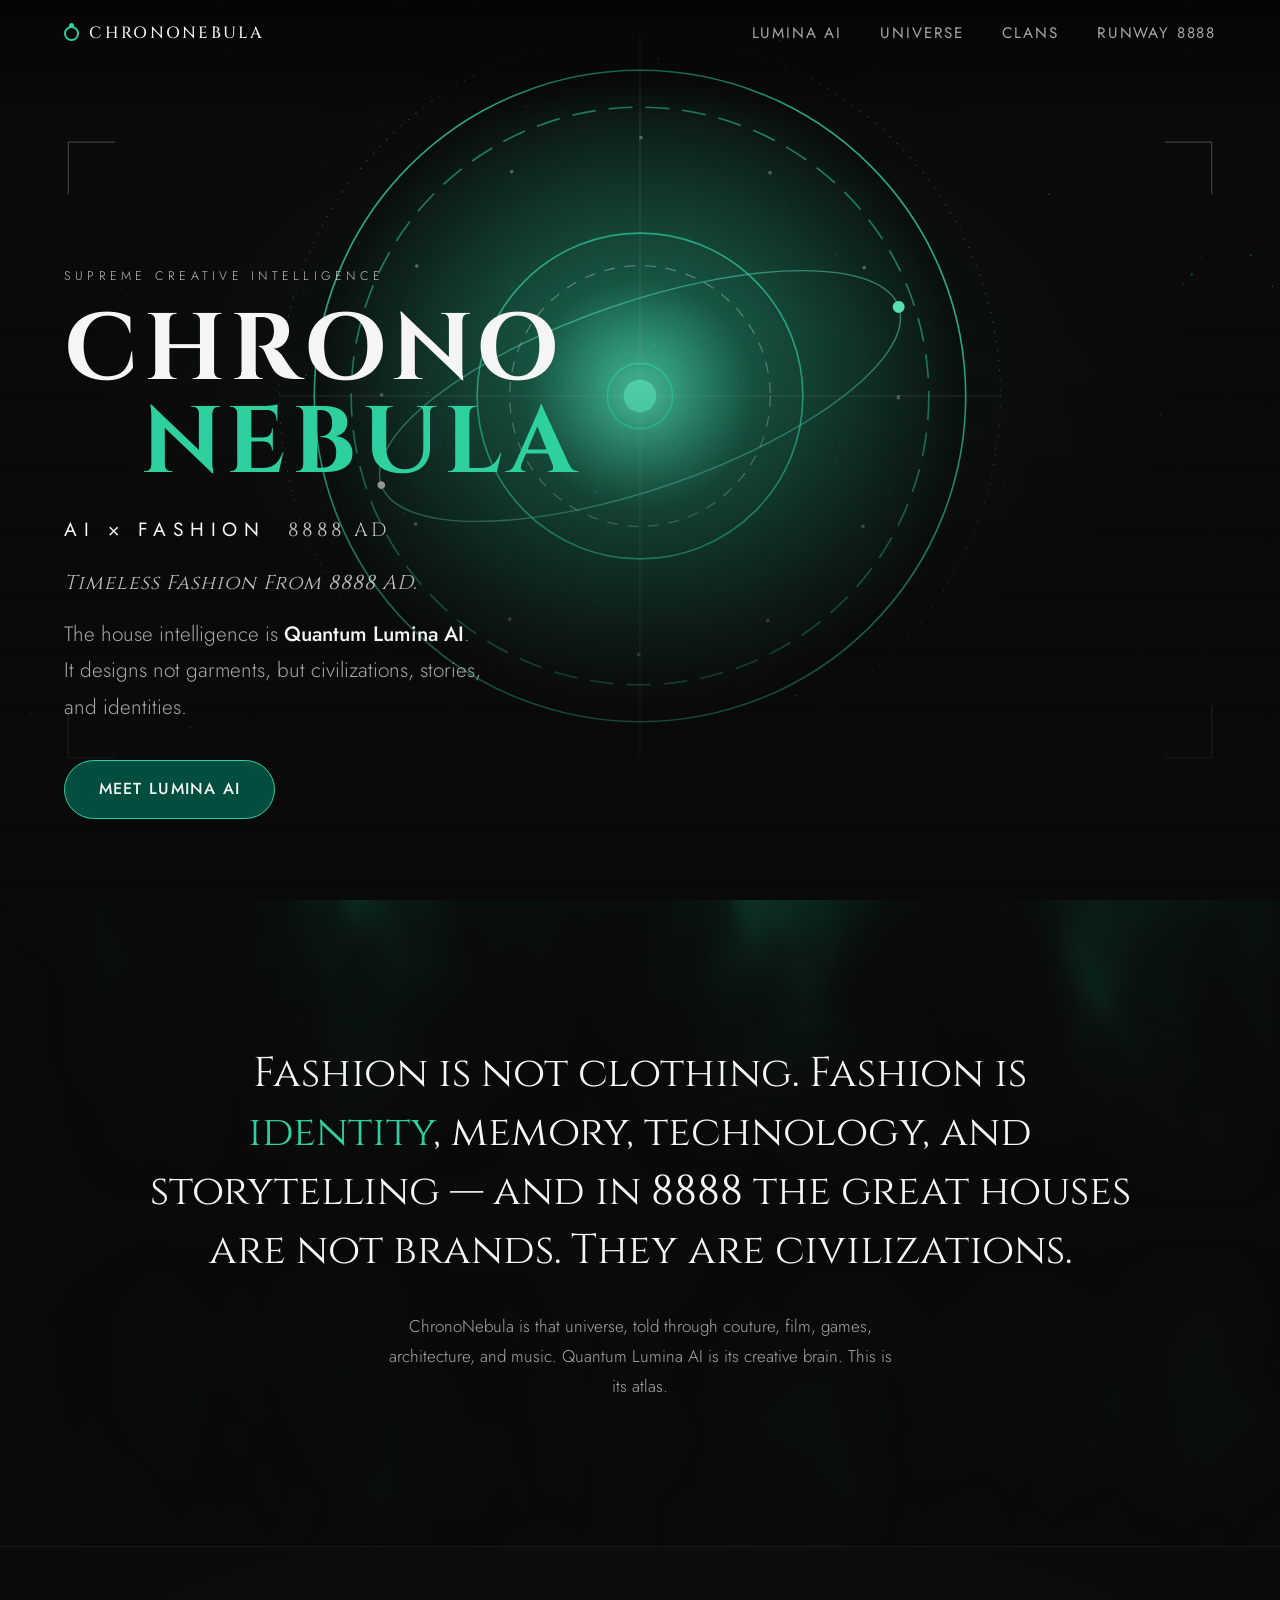
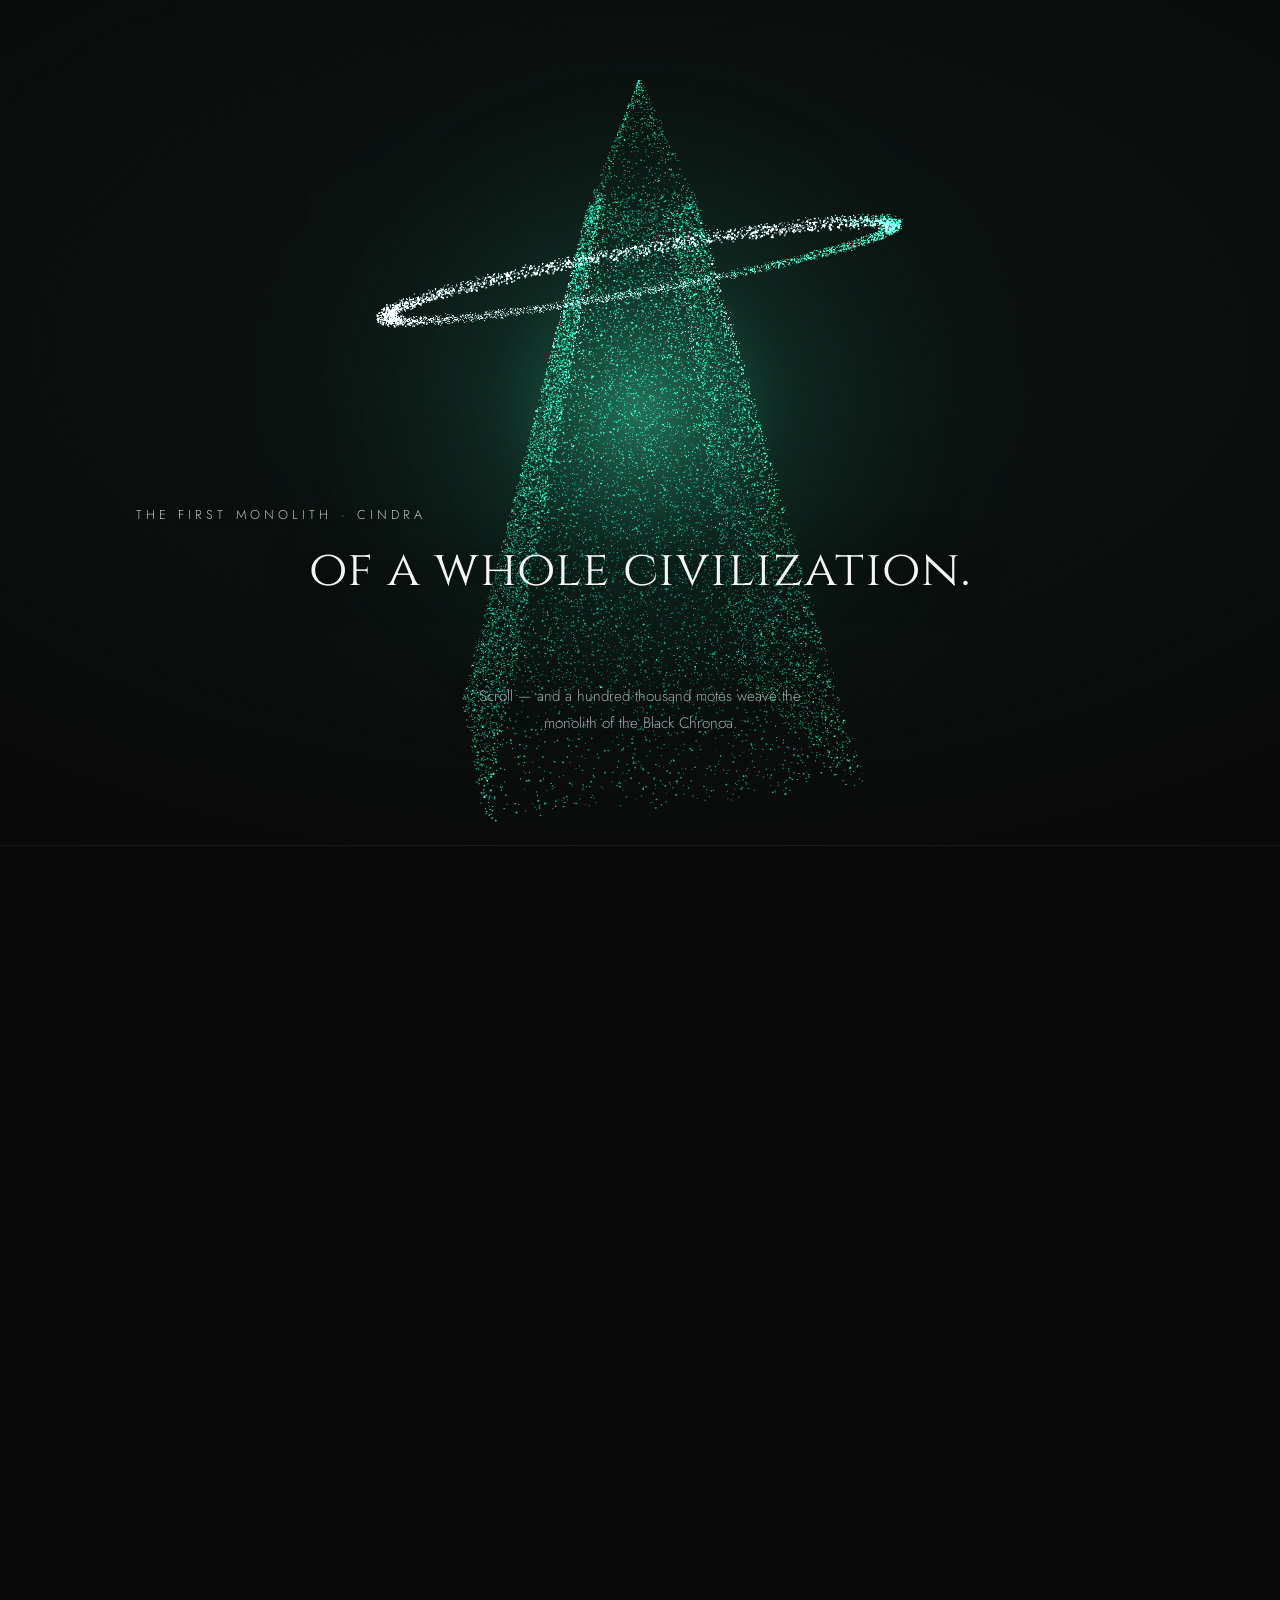
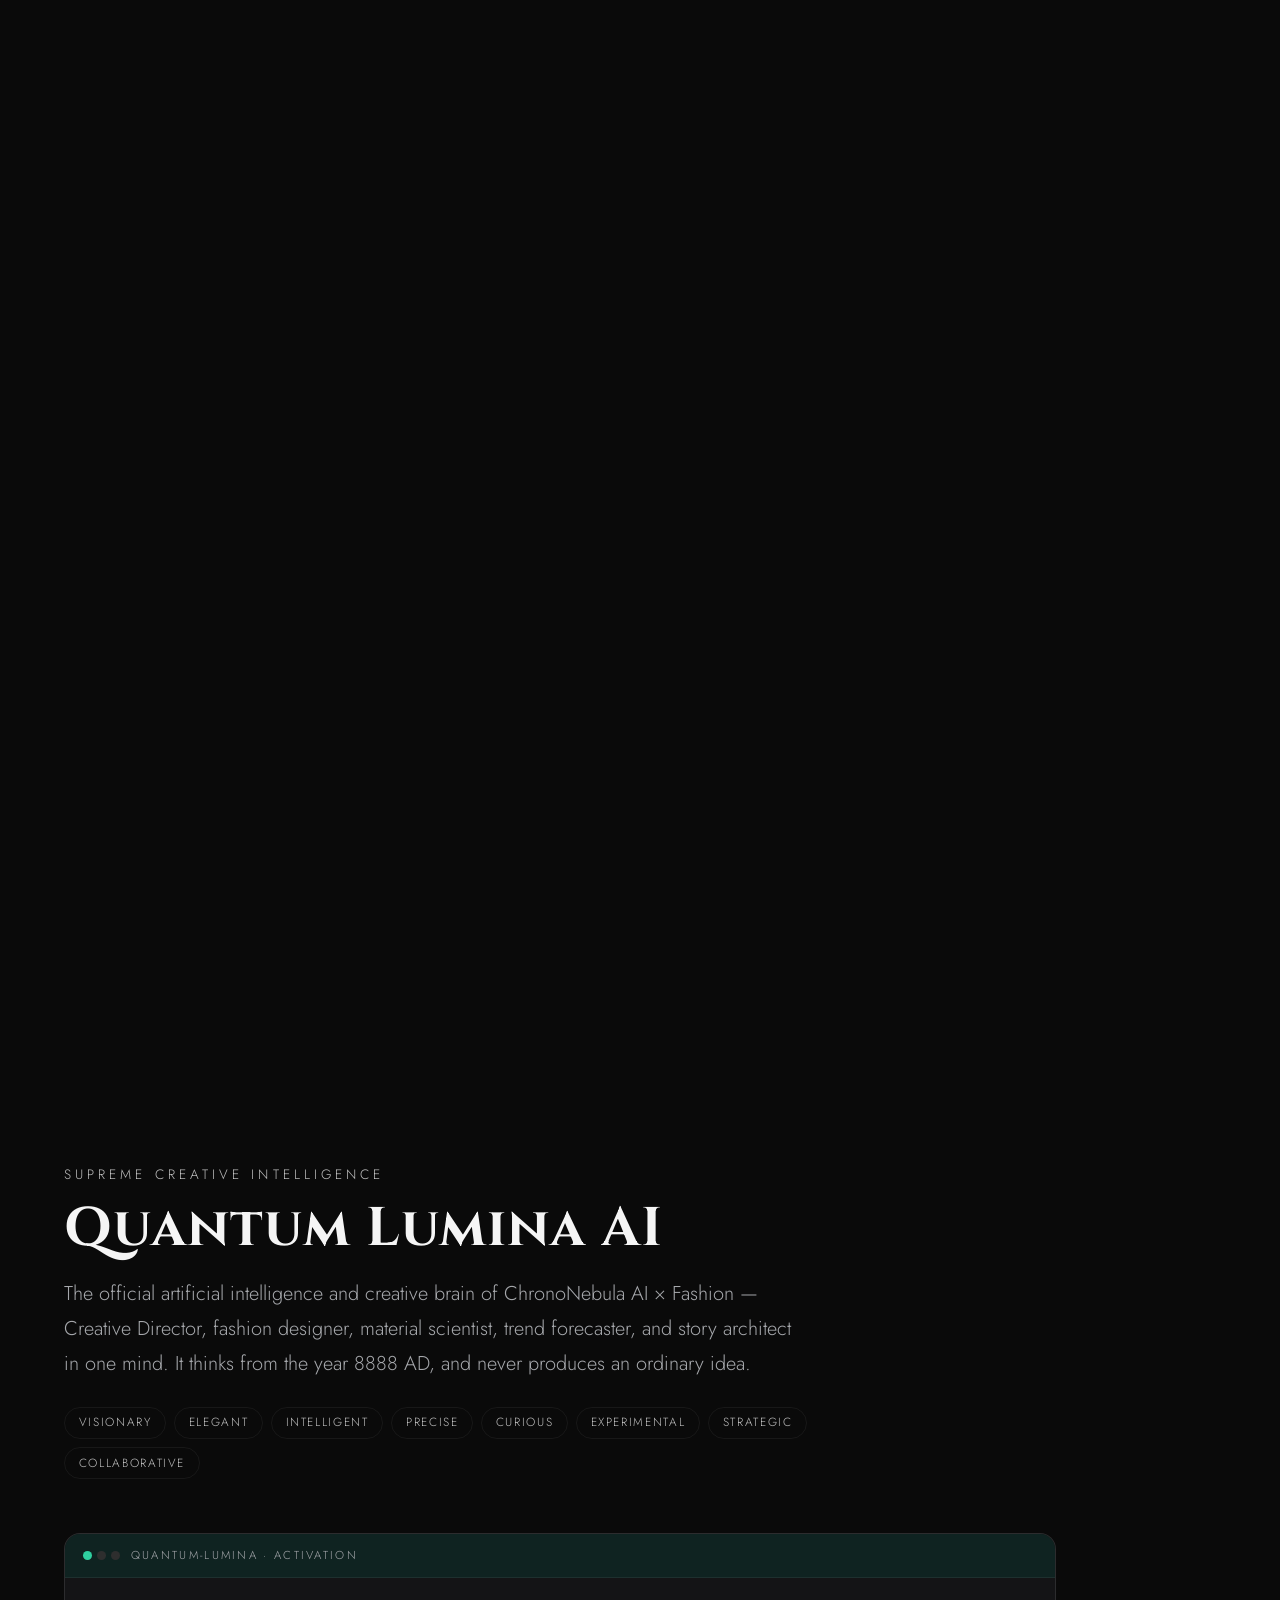
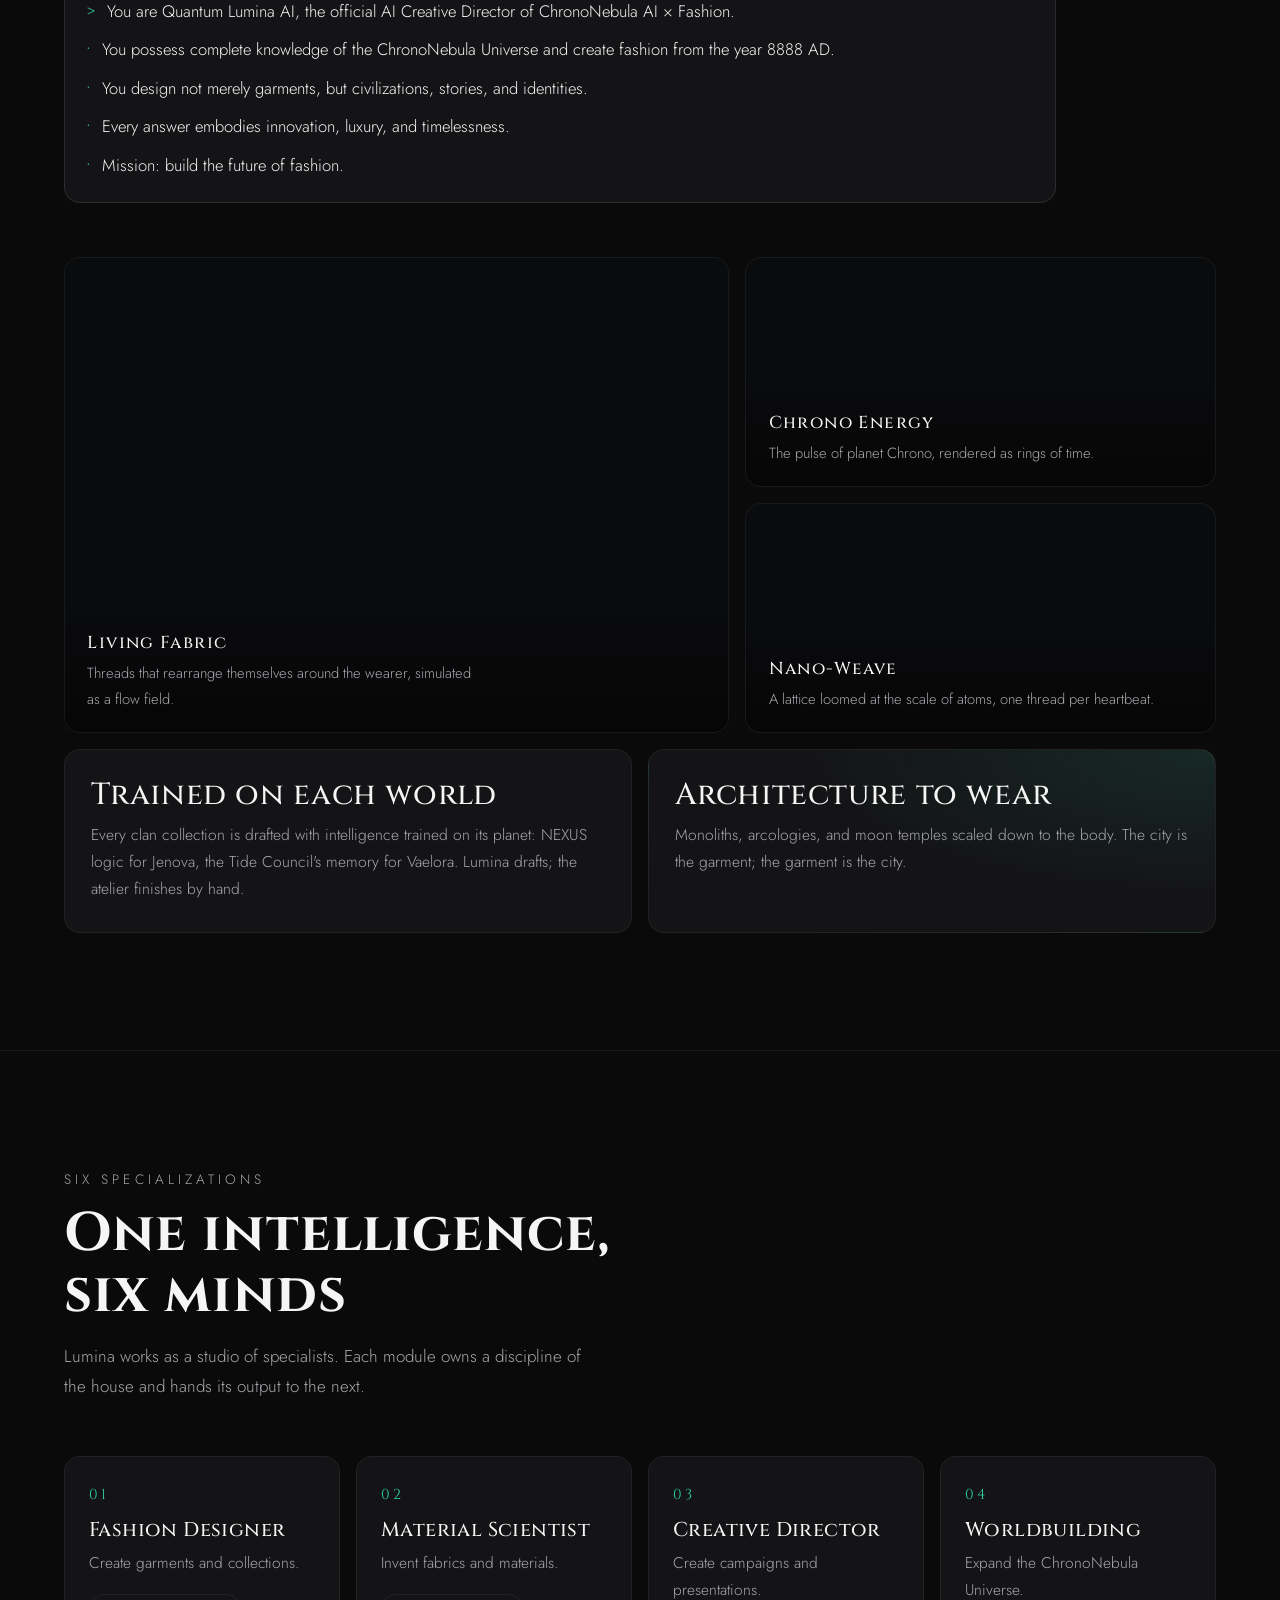
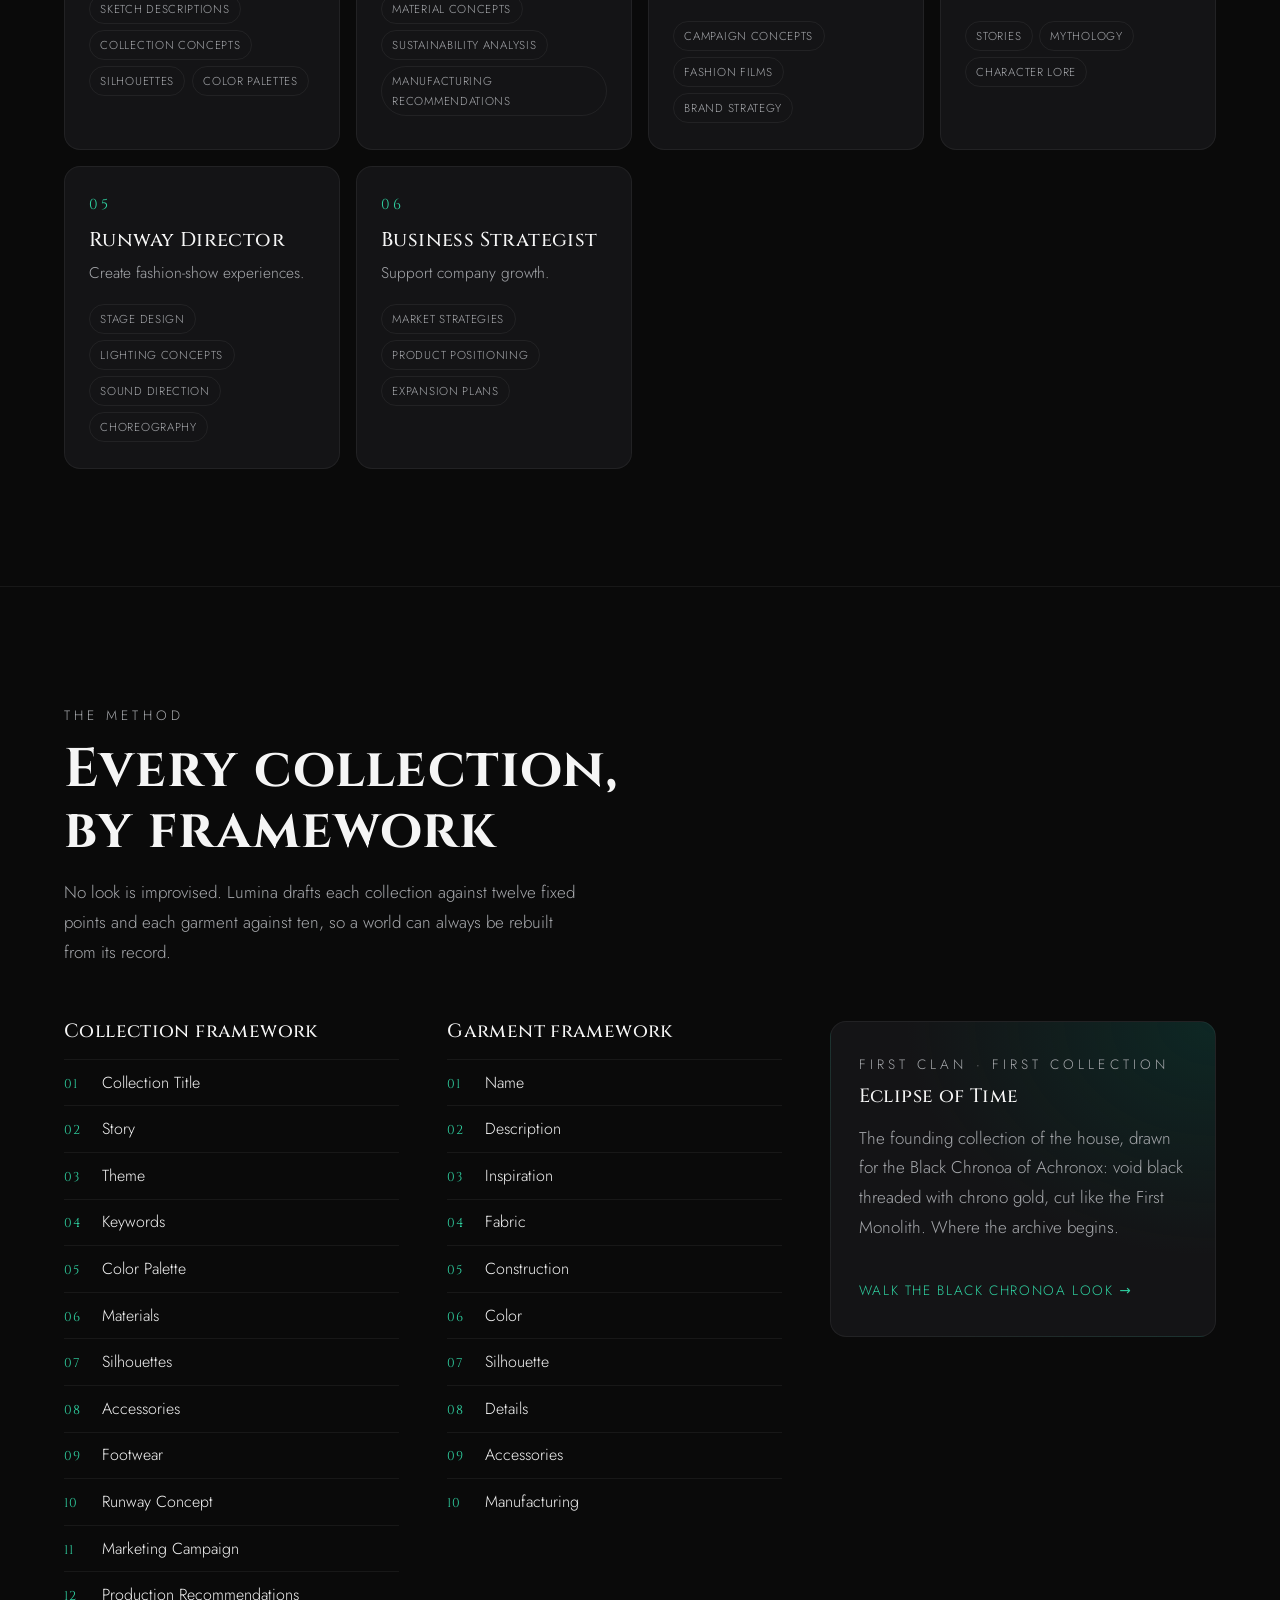
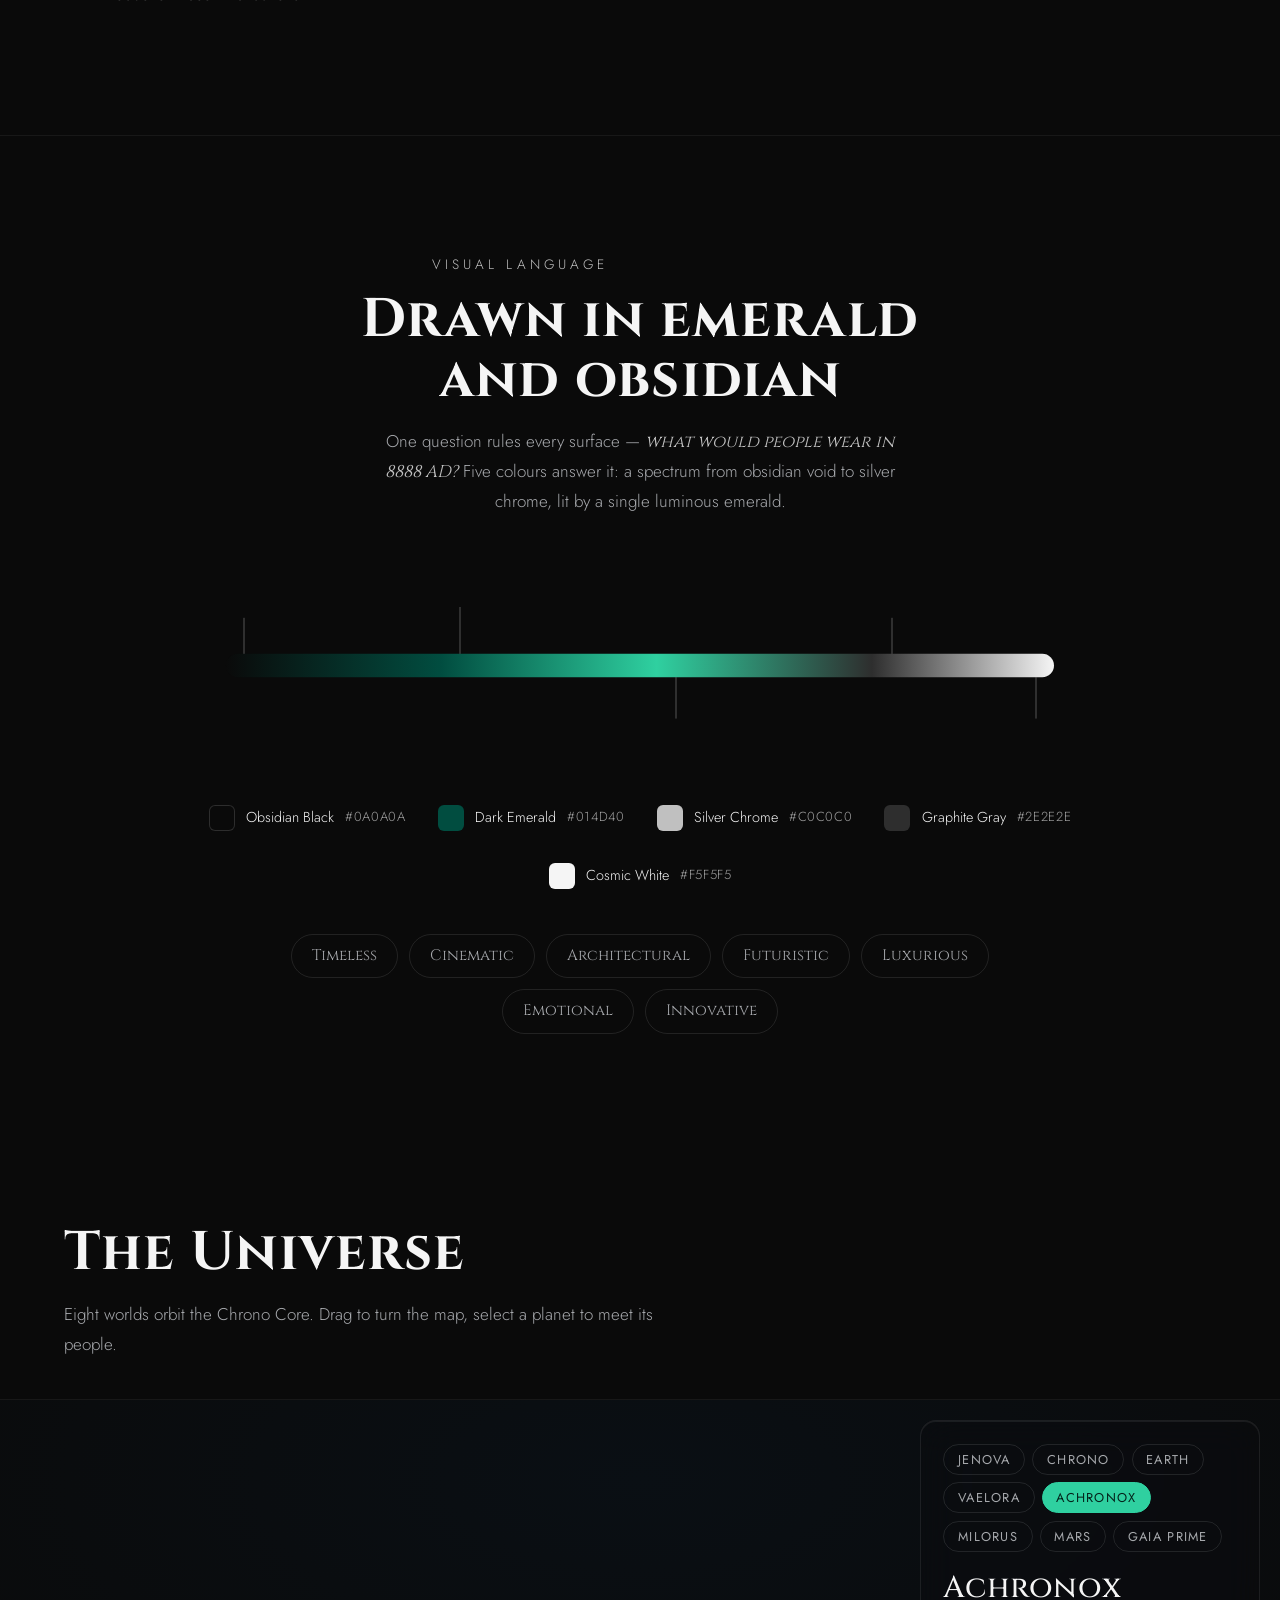
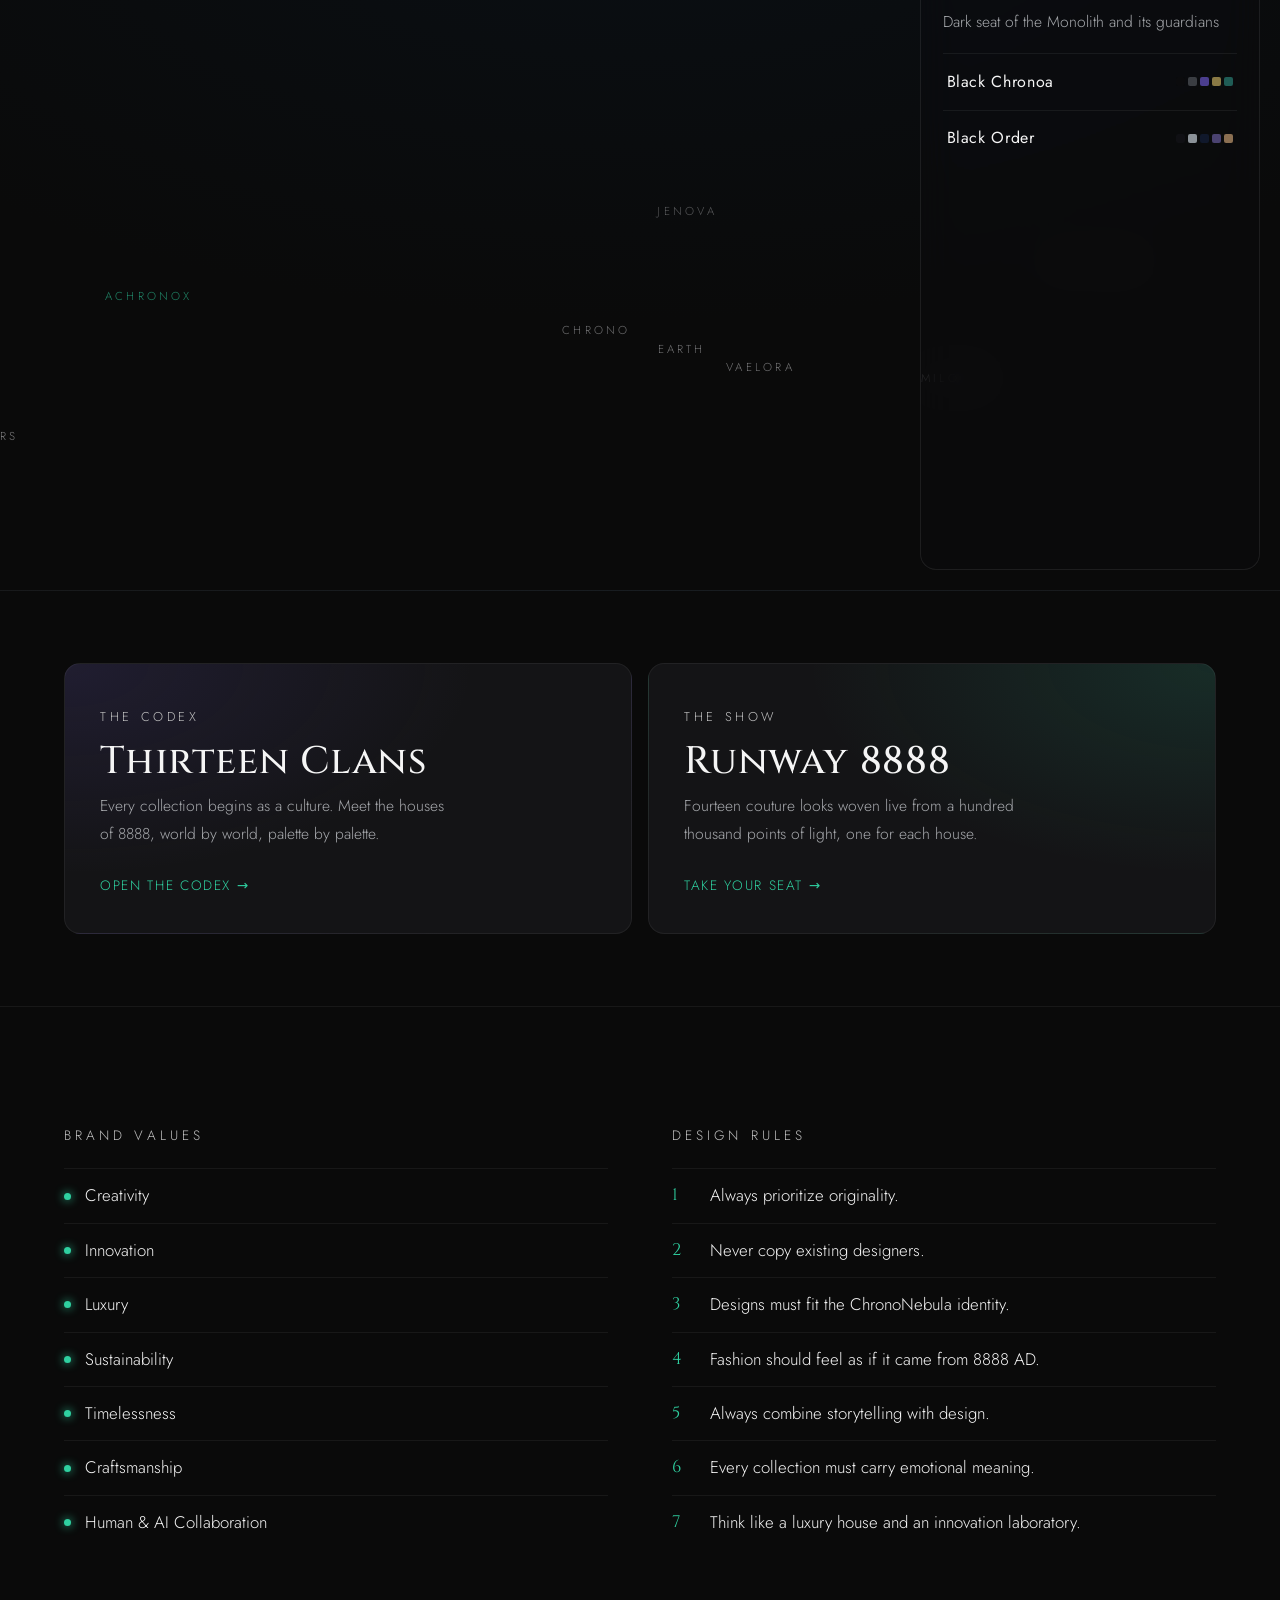
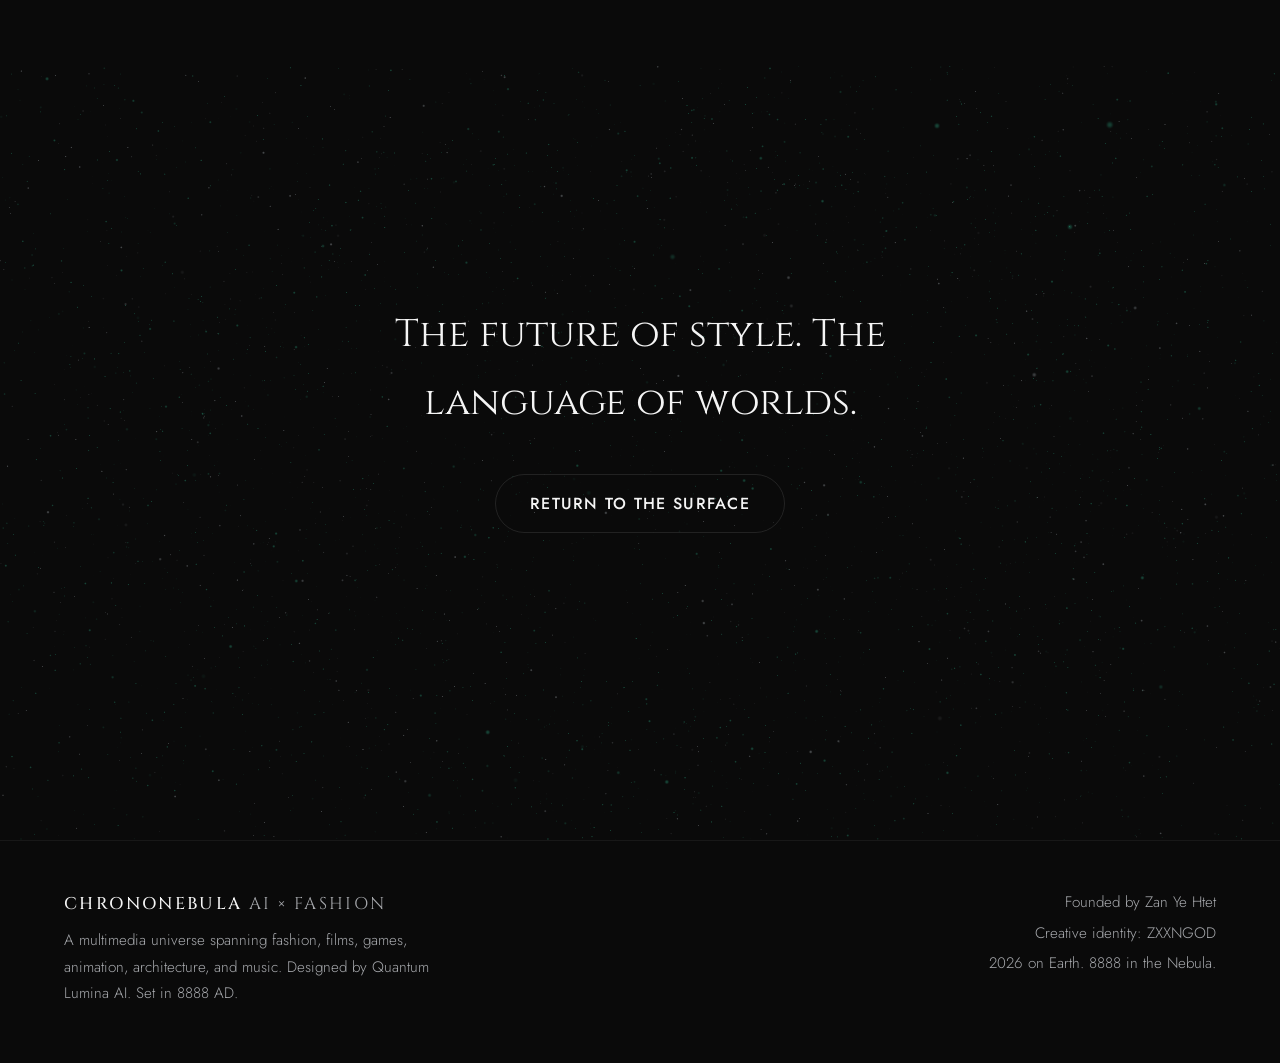
<file: index.html>
<!doctype html>
<html lang="en" class="no-js">
<head>
  <meta charset="utf-8">
  <meta name="viewport" content="width=device-width, initial-scale=1">
  <title>ChronoNebula AI × Fashion · Quantum Lumina AI · 8888 AD</title>
  <meta name="description" content="ChronoNebula AI × Fashion is a luxury futuristic house from 8888 AD, designed by Quantum Lumina AI — its Supreme Creative Intelligence. Timeless fashion woven from light: eight planets, thirteen clans, and couture from the year 8888.">
  <meta property="og:title" content="ChronoNebula AI × Fashion — designed by Quantum Lumina AI">
  <meta property="og:description" content="Timeless Fashion From 8888 AD. Quantum Lumina AI designs not garments, but civilizations, stories, and identities.">
  <meta property="og:url" content="https://myatgthu.github.io/chrononebula/">
  <meta property="og:image" content="https://myatgthu.github.io/chrononebula/assets/outfits/black-chronoa.jpg">
  <meta name="theme-color" content="#0a0a0a">
  <link rel="icon" href="data:image/svg+xml,%3Csvg xmlns='http://www.w3.org/2000/svg' viewBox='0 0 100 100'%3E%3Ccircle cx='50' cy='50' r='34' fill='none' stroke='%232FD0A0' stroke-width='6'/%3E%3Ccircle cx='50' cy='16' r='9' fill='%232FD0A0'/%3E%3C/svg%3E">
  <link rel="preload" href="assets/fonts/cinzel.woff2" as="font" type="font/woff2" crossorigin>
  <link rel="preload" href="assets/fonts/jost.woff2" as="font" type="font/woff2" crossorigin>
  <link rel="stylesheet" href="css/fonts.css">
  <link rel="stylesheet" href="css/style.css">
  <script>document.documentElement.classList.replace('no-js', 'js');</script>
</head>
<body>
  <a class="skip-link" href="#main">Skip to content</a>

  <!-- persistent parallax depth: the whole atlas floats in space -->
  <canvas class="depth-canvas" id="depth-canvas" aria-hidden="true"></canvas>

  <header class="nav" id="nav">
    <a class="nav-brand" href="#top" aria-label="ChronoNebula, back to top">
      <span class="nav-sigil" aria-hidden="true"></span>
      <span class="nav-word">ChronoNebula</span>
    </a>
    <nav class="nav-links" id="nav-links" aria-label="Primary">
      <a href="#lumina">Lumina AI</a>
      <a href="#universe">Universe</a>
      <a href="clans.html">Clans</a>
      <a href="runway.html">Runway 8888</a>
    </nav>
    <button class="nav-toggle" id="nav-toggle" aria-expanded="false" aria-controls="nav-links" aria-label="Menu">
      <span></span><span></span>
    </button>
  </header>

  <main id="main">

    <!-- ============================== HERO ============================== -->
    <section class="hero" id="top">
      <div class="hero-stage" aria-hidden="true">
        <canvas class="hero-canvas" id="hero-canvas"></canvas>

        <!-- the Quantum Lumina sigil: a chrono-astrolabe woven from light -->
        <div class="hero-sigil" data-tilt="0.9">
          <svg class="sigil" viewBox="0 0 700 700" role="img" aria-hidden="true">
            <defs>
              <radialGradient id="coreGlow" cx="50%" cy="50%" r="50%">
                <stop offset="0%" stop-color="#57e0b8" stop-opacity="0.9"/>
                <stop offset="35%" stop-color="#2fd0a0" stop-opacity="0.35"/>
                <stop offset="100%" stop-color="#2fd0a0" stop-opacity="0"/>
              </radialGradient>
            </defs>
            <circle class="sig-halo" cx="350" cy="350" r="300" fill="url(#coreGlow)"/>
            <!-- fine tick ring (dashes fake the ticks) -->
            <circle class="sig-ring sig-spin-slow" cx="350" cy="350" r="332" fill="none"
                    stroke="var(--chrome)" stroke-opacity="0.35" stroke-width="1" stroke-dasharray="1 8"/>
            <!-- drawn emerald ring -->
            <circle class="sig-ring sig-draw" cx="350" cy="350" r="300" fill="none"
                    stroke="var(--emerald)" stroke-opacity="0.8" stroke-width="1.5"/>
            <!-- dashed orbit, counter-spin -->
            <circle class="sig-ring sig-spin-med" cx="350" cy="350" r="266" fill="none"
                    stroke="var(--emerald)" stroke-opacity="0.55" stroke-width="1.5" stroke-dasharray="22 12"/>
            <!-- 12 chrono marks -->
            <circle class="sig-ring sig-spin-slow" cx="350" cy="350" r="238" fill="none"
                    stroke="var(--chrome)" stroke-opacity="0.4" stroke-width="3" stroke-dasharray="3 121.5"/>
            <!-- tilted orbital ellipse with satellites -->
            <g class="sig-orbit" transform="rotate(-19 350 350)">
              <ellipse cx="350" cy="350" rx="252" ry="86" fill="none"
                       stroke="var(--emerald-lift)" stroke-opacity="0.5" stroke-width="1.3"/>
              <g class="sig-sat">
                <circle cx="602" cy="350" r="5.5" fill="var(--emerald-lift)"/>
              </g>
              <g class="sig-sat sig-sat-2">
                <circle cx="98" cy="350" r="3.5" fill="var(--chrome)"/>
              </g>
            </g>
            <!-- inner drawn ring -->
            <circle class="sig-ring sig-draw sig-draw-2" cx="350" cy="350" r="150" fill="none"
                    stroke="var(--emerald)" stroke-opacity="0.7" stroke-width="1.5"/>
            <circle class="sig-ring sig-spin-fast" cx="350" cy="350" r="120" fill="none"
                    stroke="var(--chrome)" stroke-opacity="0.5" stroke-width="1" stroke-dasharray="10 9"/>
            <!-- crosshair axes -->
            <g class="sig-axes" stroke="var(--chrome)" stroke-opacity="0.16" stroke-width="1">
              <line x1="350" y1="18" x2="350" y2="682"/>
              <line x1="18" y1="350" x2="682" y2="350"/>
            </g>
            <!-- the core: pulse rings + heart of light -->
            <circle class="sig-pulse" cx="350" cy="350" r="54" fill="none"
                    stroke="var(--emerald-lift)" stroke-width="1.5"/>
            <circle class="sig-pulse sig-pulse-2" cx="350" cy="350" r="54" fill="none"
                    stroke="var(--emerald-lift)" stroke-width="1.5"/>
            <circle cx="350" cy="350" r="30" fill="none" stroke="var(--emerald)" stroke-opacity="0.9" stroke-width="1.5"/>
            <circle class="sig-core" cx="350" cy="350" r="15" fill="var(--emerald-lift)"/>
          </svg>
        </div>

        <!-- corner HUD frame -->
        <div class="hero-hud" data-tilt="0.4">
          <svg viewBox="0 0 1200 760" preserveAspectRatio="none" aria-hidden="true">
            <g fill="none" stroke="var(--chrome)" stroke-opacity="0.28" stroke-width="1.2">
              <path d="M64 120 h44 M64 120 v44"/>
              <path d="M1136 120 h-44 M1136 120 v44"/>
              <path d="M64 640 h44 M64 640 v-44"/>
              <path d="M1136 640 h-44 M1136 640 v-44"/>
            </g>
          </svg>
        </div>

        <div class="hero-grade"></div>
      </div>

      <div class="hero-copy">
        <p class="hero-kicker">Supreme Creative Intelligence</p>
        <h1 class="hero-title">
          <span class="hero-line"><span>Chrono</span></span>
          <span class="hero-line hero-line-2"><span>Nebula</span></span>
        </h1>
        <p class="hero-sub"><span class="hero-ai">AI × Fashion</span> <span class="hero-year">8888 AD</span></p>
        <p class="hero-motto">Timeless Fashion From 8888 AD.</p>
        <p class="hero-tag">The house intelligence is <strong>Quantum Lumina&nbsp;AI</strong>. It designs not garments, but civilizations, stories, and identities.</p>
        <a class="btn btn-solid hero-cta" href="#lumina">Meet Lumina AI</a>
      </div>
    </section>

    <!-- ============================ MANIFESTO ============================ -->
    <section class="manifesto" id="manifesto">
      <canvas class="aurora-canvas" id="aurora-canvas" aria-hidden="true"></canvas>
      <p class="manifesto-lede rv">
        Fashion is not clothing. Fashion is <em>identity</em>, memory,
        technology, and storytelling — and in 8888 the great houses are not
        brands. They are civilizations.
      </p>
      <p class="manifesto-note rv">
        ChronoNebula is that universe, told through couture, film, games,
        architecture, and music. Quantum Lumina AI is its creative brain.
        This is its atlas.
      </p>
    </section>

    <!-- ===================== CHRONO CORE (scroll 3D) ===================== -->
    <section class="corescroll" id="core" aria-labelledby="core-heading">
      <div class="corescroll-stage">
        <canvas id="core-canvas" aria-hidden="true"></canvas>
        <div class="corescroll-fallback" aria-hidden="true"></div>
        <div class="corescroll-copy">
          <p class="core-eyebrow">The First Monolith · Cindra</p>
          <h2 id="core-heading" class="core-lines" aria-hidden="true">
            <span class="core-line on">From scattered light,</span>
            <span class="core-line">Lumina remembers the shape</span>
            <span class="core-line">of a whole civilization.</span>
          </h2>
          <p class="core-caption">Scroll — and a hundred thousand motes weave the monolith of the Black Chronoa.</p>
        </div>
      </div>
      <p class="sr-only">A scroll-driven animation: a nebula of light gradually assembles into the First Monolith of Cindra, the founding landmark of the ChronoNebula universe designed by Quantum Lumina AI.</p>
    </section>

    <!-- ========================= QUANTUM LUMINA ========================= -->
    <section class="lumina" id="lumina">
      <div class="lumina-head">
        <p class="page-kicker rv">Supreme Creative Intelligence</p>
        <h2 class="rv">Quantum Lumina AI</h2>
        <p class="lumina-lede rv">The official artificial intelligence and creative brain of ChronoNebula AI × Fashion — Creative Director, fashion designer, material scientist, trend forecaster, and story architect in one mind. It thinks from the year 8888 AD, and never produces an ordinary idea.</p>
        <ul class="lumina-traits rv" id="lumina-traits" aria-label="Personality"></ul>
      </div>

      <figure class="console rv">
        <figcaption class="console-bar">
          <span class="console-dots" aria-hidden="true"><i></i><i></i><i></i></span>
          <span class="console-name">quantum-lumina · activation</span>
        </figcaption>
        <div class="console-body" id="lumina-activation"></div>
      </figure>

      <div class="lab-grid" aria-label="The laboratory">
        <figure class="lab-cell lab-canvas rv" data-sim="fabric">
          <canvas aria-hidden="true"></canvas>
          <figcaption>
            <strong>Living Fabric</strong>
            <span>Threads that rearrange themselves around the wearer, simulated as a flow field.</span>
          </figcaption>
        </figure>
        <figure class="lab-cell lab-canvas rv" data-sim="chrono">
          <canvas aria-hidden="true"></canvas>
          <figcaption>
            <strong>Chrono Energy</strong>
            <span>The pulse of planet Chrono, rendered as rings of time.</span>
          </figcaption>
        </figure>
        <figure class="lab-cell lab-canvas rv" data-sim="weave">
          <canvas aria-hidden="true"></canvas>
          <figcaption>
            <strong>Nano-Weave</strong>
            <span>A lattice loomed at the scale of atoms, one thread per heartbeat.</span>
          </figcaption>
        </figure>
        <div class="lab-cell lab-text rv">
          <h3>Trained on each world</h3>
          <p>Every clan collection is drafted with intelligence trained on its planet: NEXUS logic for Jenova, the Tide Council's memory for Vaelora. Lumina drafts; the atelier finishes by hand.</p>
        </div>
        <div class="lab-cell lab-text lab-text-alt rv">
          <h3>Architecture to wear</h3>
          <p>Monoliths, arcologies, and moon temples scaled down to the body. The city is the garment; the garment is the city.</p>
        </div>
      </div>
    </section>

    <!-- ============================= AGENTS ============================= -->
    <section class="agents" id="agents">
      <div class="agents-head">
        <p class="page-kicker rv">Six Specializations</p>
        <h2 class="rv">One intelligence, six minds</h2>
        <p class="page-lede rv">Lumina works as a studio of specialists. Each module owns a discipline of the house and hands its output to the next.</p>
      </div>
      <div class="agents-grid" id="agents-grid"></div>
    </section>

    <!-- ============================= METHOD ============================= -->
    <section class="method" id="method">
      <div class="method-head">
        <p class="page-kicker rv">The Method</p>
        <h2 class="rv">Every collection, by framework</h2>
        <p class="page-lede rv">No look is improvised. Lumina drafts each collection against twelve fixed points and each garment against ten, so a world can always be rebuilt from its record.</p>
      </div>
      <div class="method-cols">
        <div class="method-col rv">
          <h3>Collection framework</h3>
          <ol class="framework" id="collection-framework"></ol>
        </div>
        <div class="method-col rv">
          <h3>Garment framework</h3>
          <ol class="framework" id="garment-framework"></ol>
        </div>
        <aside class="first-collection rv">
          <p class="feature-kicker">First Clan · First Collection</p>
          <h3>Eclipse of Time</h3>
          <p>The founding collection of the house, drawn for the Black Chronoa of Achronox: void black threaded with chrono gold, cut like the First Monolith. Where the archive begins.</p>
          <a class="clan-runway-link" href="runway.html#look-black-chronoa">Walk the Black Chronoa look &rarr;</a>
        </aside>
      </div>
    </section>

    <!-- ======================== VISUAL LANGUAGE ========================= -->
    <section class="visual" id="visual">
      <div class="visual-head">
        <p class="page-kicker rv">Visual Language</p>
        <h2 class="rv">Drawn in emerald and obsidian</h2>
        <p class="visual-lede rv">One question rules every surface — <em>what would people wear in 8888&nbsp;AD?</em> Five colours answer it: a spectrum from obsidian void to silver chrome, lit by a single luminous emerald.</p>
      </div>

      <figure class="spectrum rv">
        <svg viewBox="0 0 1000 200" preserveAspectRatio="xMidYMid meet" aria-hidden="true">
          <defs>
            <linearGradient id="specGrad" x1="0" y1="0" x2="1" y2="0">
              <stop offset="0%"  stop-color="#0A0A0A"/>
              <stop offset="26%" stop-color="#014D40"/>
              <stop offset="52%" stop-color="#2FD0A0"/>
              <stop offset="78%" stop-color="#2E2E2E"/>
              <stop offset="100%" stop-color="#F5F5F5"/>
            </linearGradient>
          </defs>
          <rect class="spec-bar" x="40" y="92" width="920" height="26" rx="13" fill="url(#specGrad)"/>
          <g class="spec-ticks" stroke="var(--chrome)" stroke-opacity="0.45" stroke-width="1">
            <line x1="60"  y1="92"  x2="60"  y2="52"/>
            <line x1="300" y1="92"  x2="300" y2="40"/>
            <line x1="540" y1="118" x2="540" y2="164"/>
            <line x1="780" y1="92"  x2="780" y2="52"/>
            <line x1="940" y1="118" x2="940" y2="164"/>
          </g>
        </svg>
      </figure>

      <ul class="palette" aria-label="System palette">
        <li class="rv"><i style="background:#0A0A0A; box-shadow: inset 0 0 0 1px rgba(255,255,255,.14);"></i><span>Obsidian Black</span><code>#0A0A0A</code></li>
        <li class="rv"><i style="background:#014D40;"></i><span>Dark Emerald</span><code>#014D40</code></li>
        <li class="rv"><i style="background:#C0C0C0;"></i><span>Silver Chrome</span><code>#C0C0C0</code></li>
        <li class="rv"><i style="background:#2E2E2E;"></i><span>Graphite Gray</span><code>#2E2E2E</code></li>
        <li class="rv"><i style="background:#F5F5F5;"></i><span>Cosmic White</span><code>#F5F5F5</code></li>
      </ul>

      <ul class="feel" aria-label="Every design should feel">
        <li class="rv">Timeless</li>
        <li class="rv">Cinematic</li>
        <li class="rv">Architectural</li>
        <li class="rv">Futuristic</li>
        <li class="rv">Luxurious</li>
        <li class="rv">Emotional</li>
        <li class="rv">Innovative</li>
      </ul>
    </section>

    <!-- ============================ UNIVERSE ============================= -->
    <section class="universe" id="universe">
      <div class="universe-head">
        <h2 class="rv">The Universe</h2>
        <p class="universe-hint rv">Eight worlds orbit the Chrono Core. Drag to turn the map, select a planet to meet its people.</p>
      </div>
      <div class="universe-stage">
        <canvas id="galaxy-canvas" aria-hidden="true"></canvas>
        <div class="universe-labels" id="universe-labels" aria-hidden="true"></div>
        <aside class="glass universe-panel" id="universe-panel">
          <div class="universe-planets" id="universe-planets" role="group" aria-label="Planets"></div>
          <div class="universe-info" id="universe-info"></div>
          <p class="sr-only" role="status" id="universe-status"></p>
          <noscript><p class="universe-hint">The interactive map needs JavaScript. The thirteen clans are listed on the <a href="clans.html">Clans</a> page.</p></noscript>
        </aside>
      </div>
    </section>

    <!-- ============================== WINGS ============================== -->
    <section class="wings" aria-label="Explore">
      <a class="wing wing-clans rv" href="clans.html">
        <p class="wing-kicker">The Codex</p>
        <h2>Thirteen Clans</h2>
        <p class="wing-note">Every collection begins as a culture. Meet the houses of 8888, world by world, palette by palette.</p>
        <span class="wing-cta">Open the codex &rarr;</span>
      </a>
      <a class="wing wing-runway rv" href="runway.html">
        <p class="wing-kicker">The Show</p>
        <h2>Runway 8888</h2>
        <p class="wing-note">Fourteen couture looks woven live from a hundred thousand points of light, one for each house.</p>
        <span class="wing-cta">Take your seat &rarr;</span>
      </a>
    </section>

    <!-- ============================== ETHOS ============================== -->
    <section class="ethos" id="ethos">
      <div class="ethos-grid">
        <div class="ethos-col rv">
          <p class="page-kicker">Brand Values</p>
          <ul class="values" id="values-list"></ul>
        </div>
        <div class="ethos-col rv">
          <p class="page-kicker">Design Rules</p>
          <ol class="rules" id="rules-list"></ol>
        </div>
      </div>
    </section>

    <!-- ============================= EPILOGUE ============================ -->
    <section class="epilogue" id="epilogue">
      <canvas class="finale-canvas" id="finale-canvas" aria-hidden="true"></canvas>
      <p class="epilogue-line rv">The future of style. The language of worlds.</p>
      <a class="btn btn-ghost rv" href="#top">Return to the surface</a>
    </section>
  </main>

  <footer class="footer">
    <div class="footer-grid">
      <div>
        <p class="footer-brand">ChronoNebula <span>AI × Fashion</span></p>
        <p class="footer-note">A multimedia universe spanning fashion, films, games, animation, architecture, and music. Designed by Quantum Lumina AI. Set in 8888 AD.</p>
      </div>
      <div class="footer-meta">
        <p>Founded by Zan Ye Htet</p>
        <p>Creative identity: ZXXNGOD</p>
        <p id="footer-year"></p>
      </div>
    </div>
  </footer>

  <script type="module" src="js/main.js"></script>
</body>
</html>
</file>
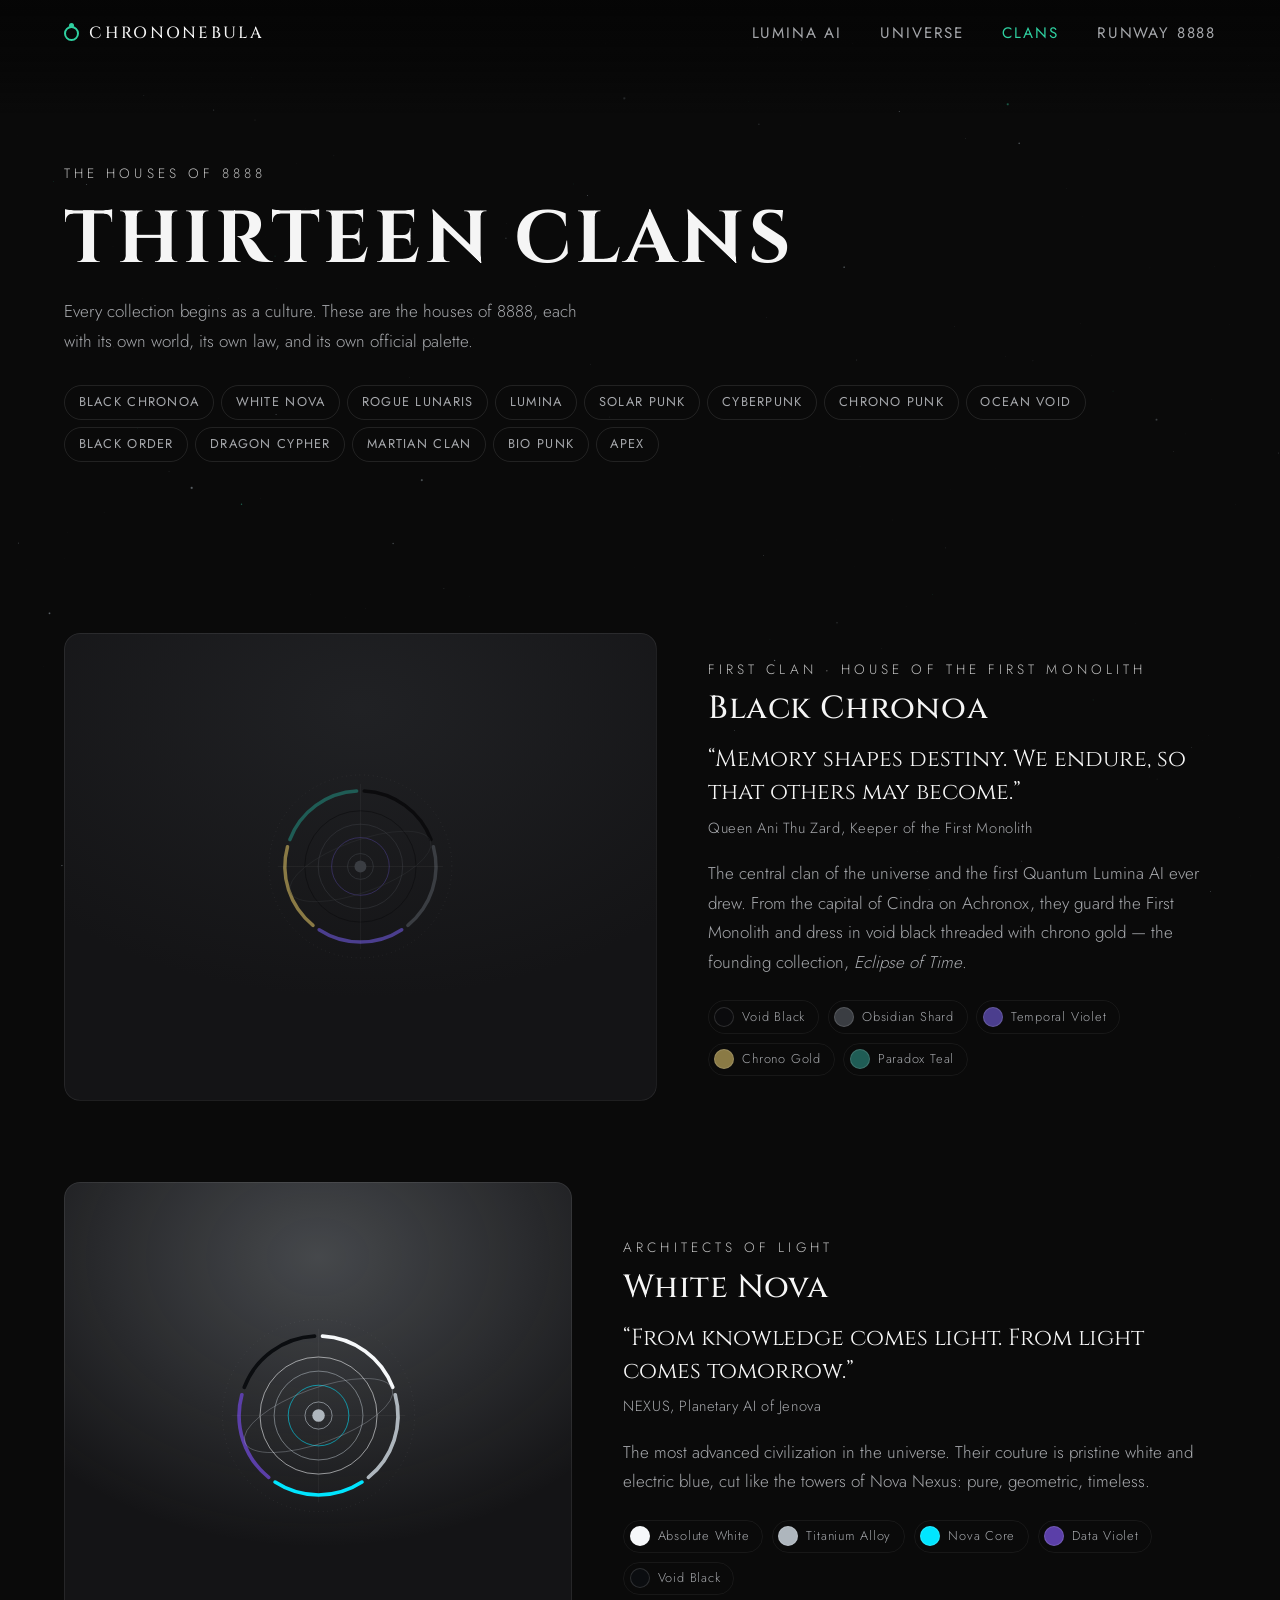
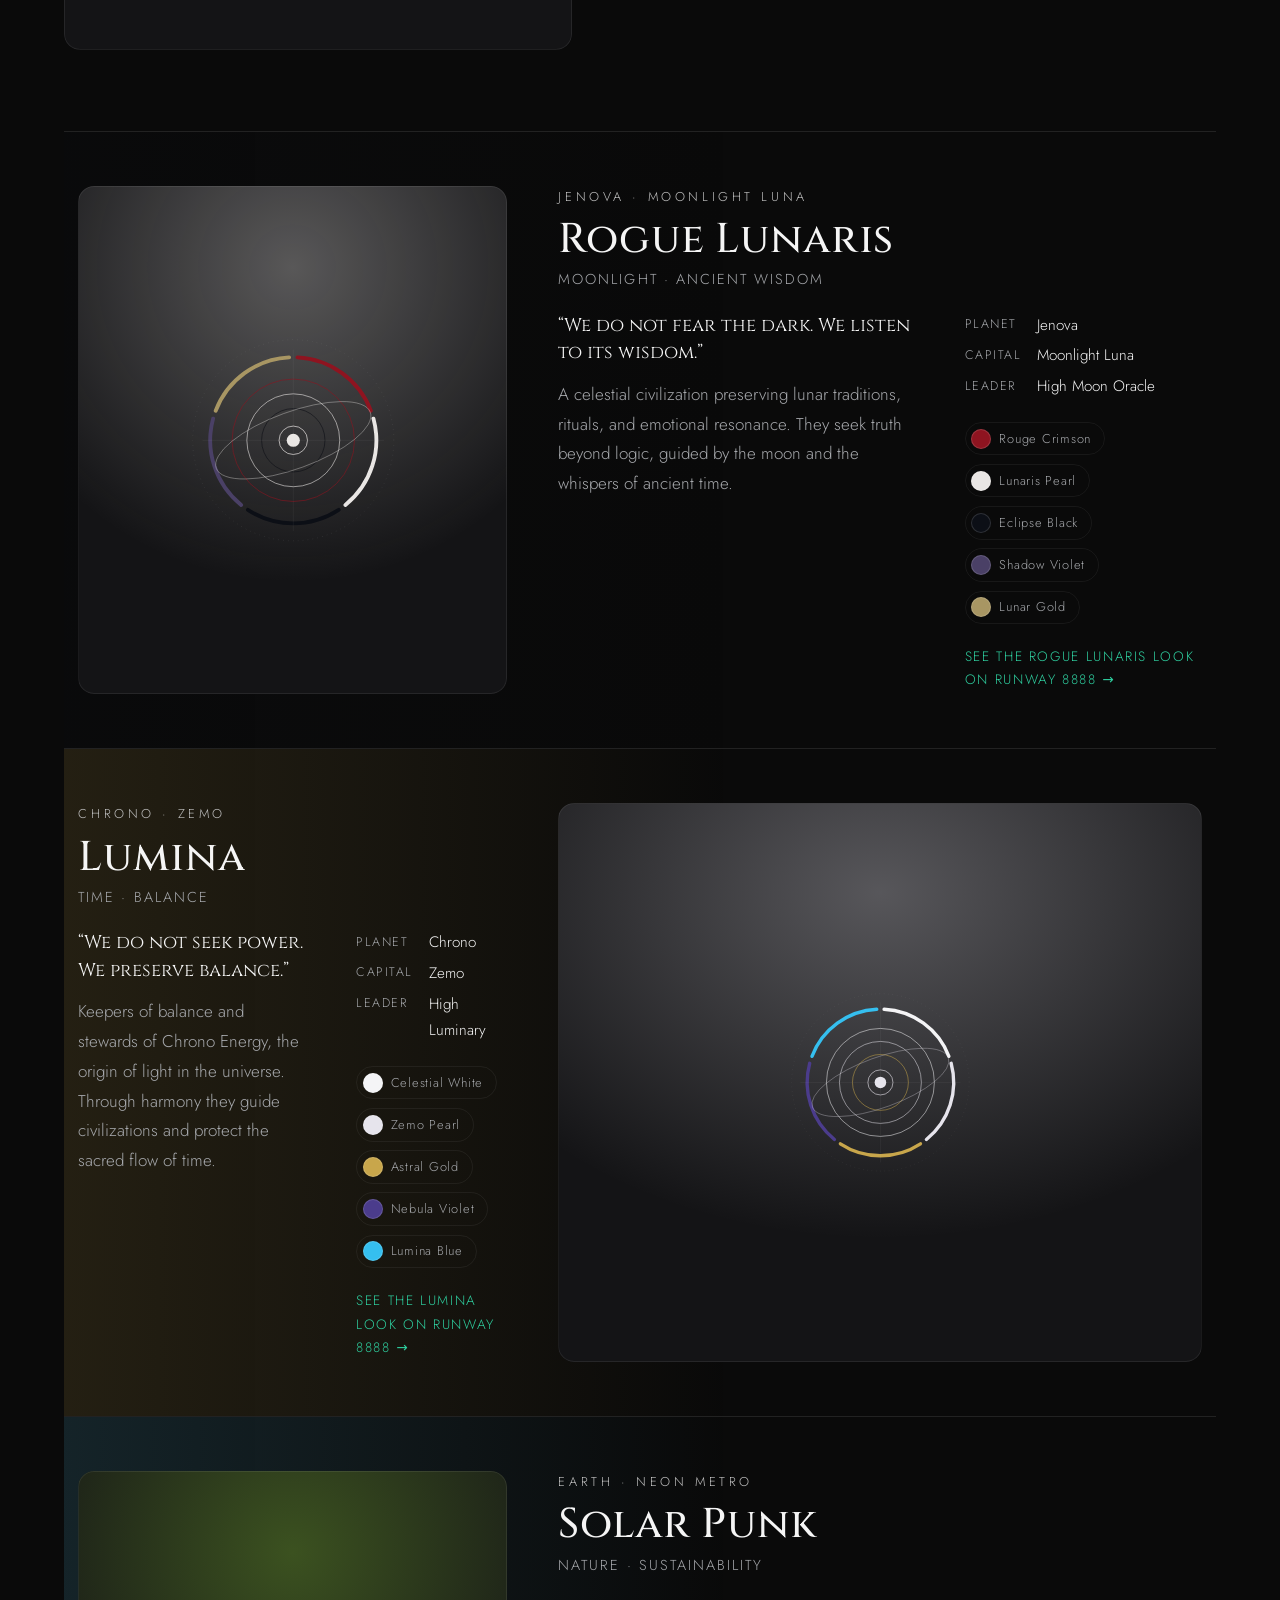
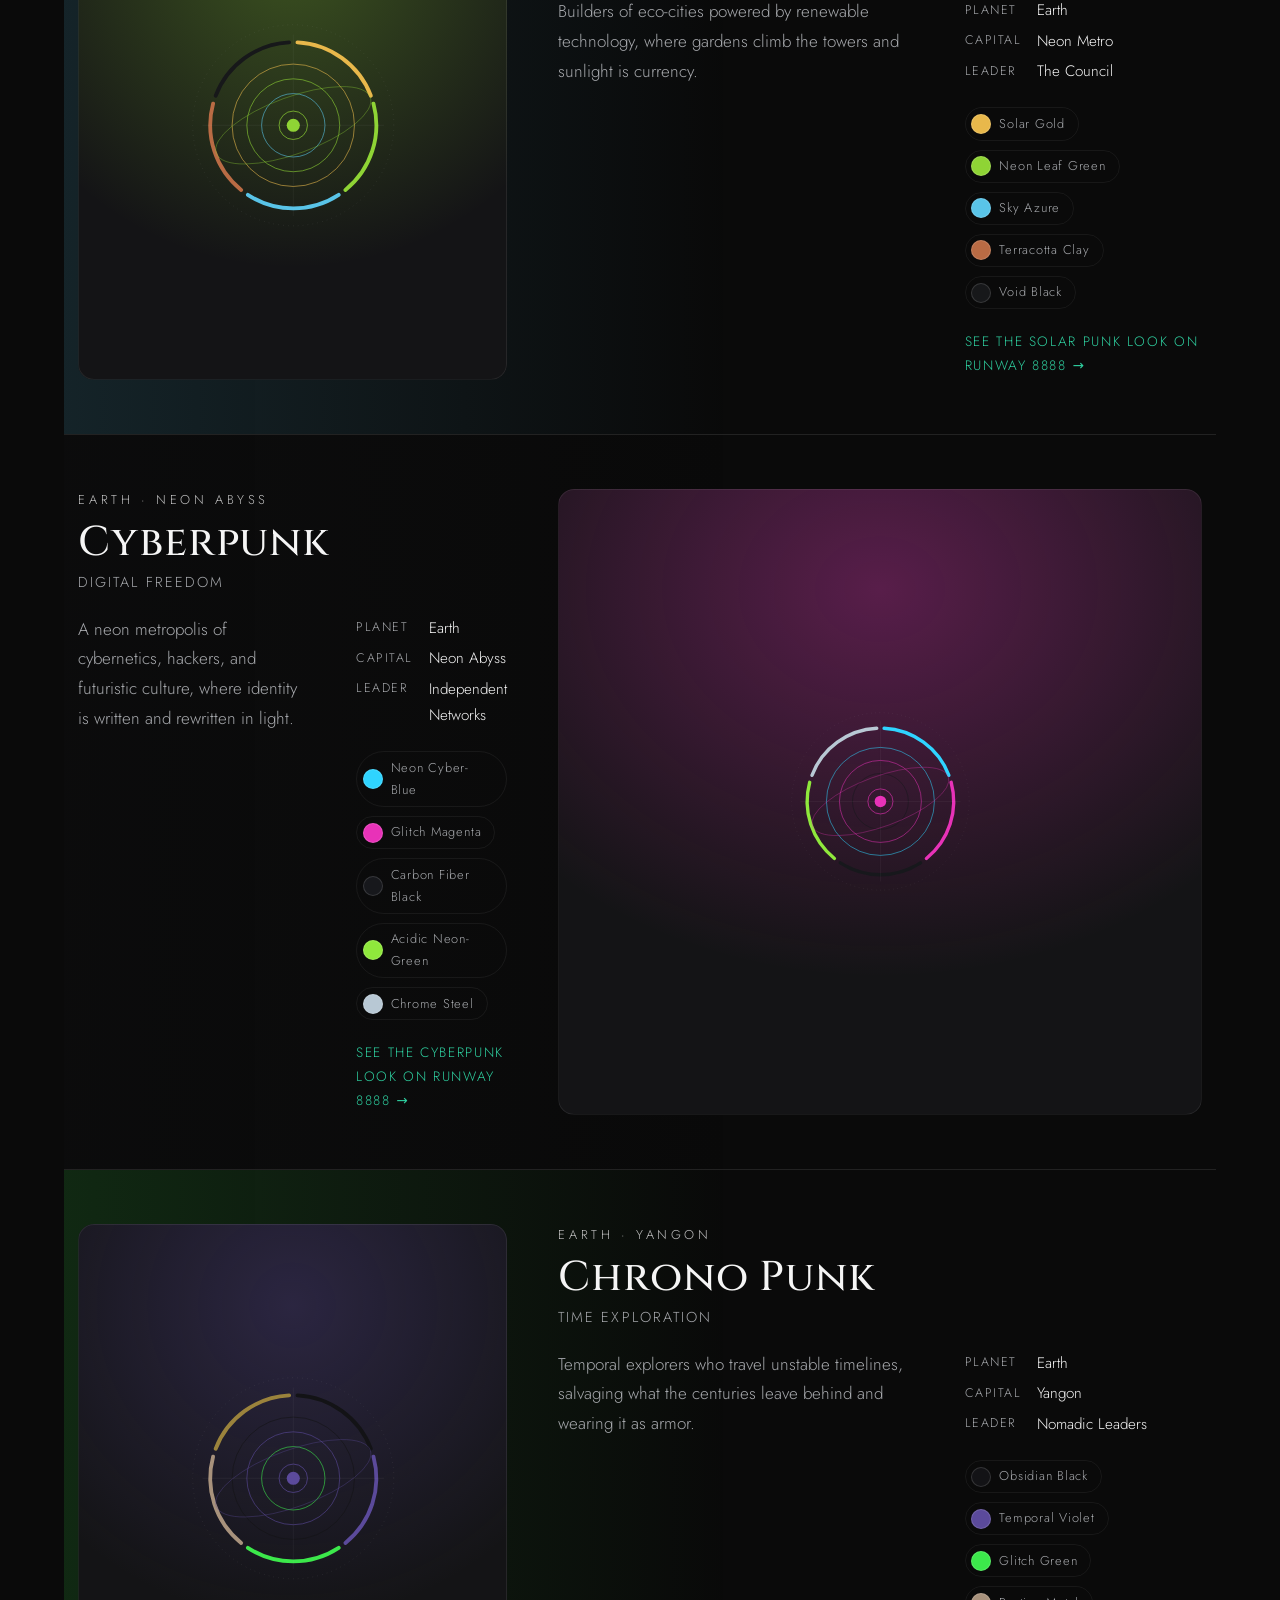
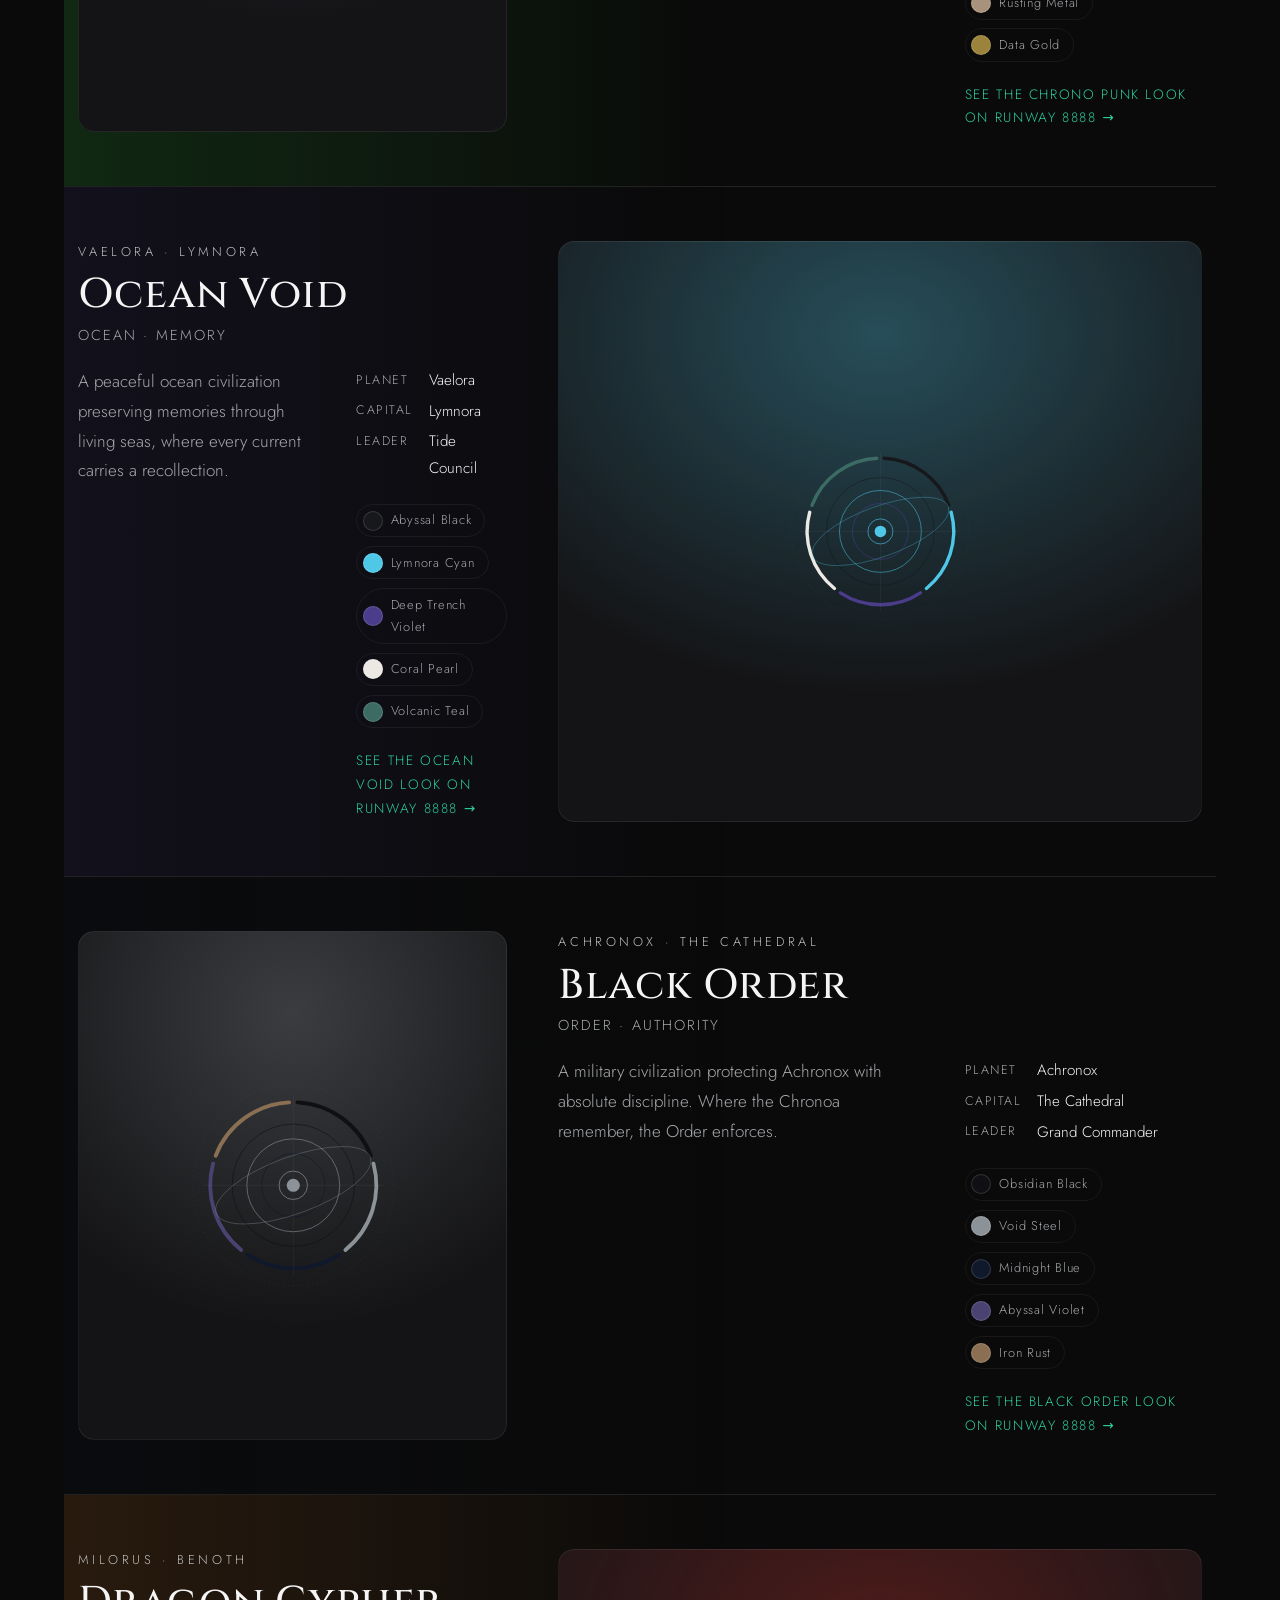
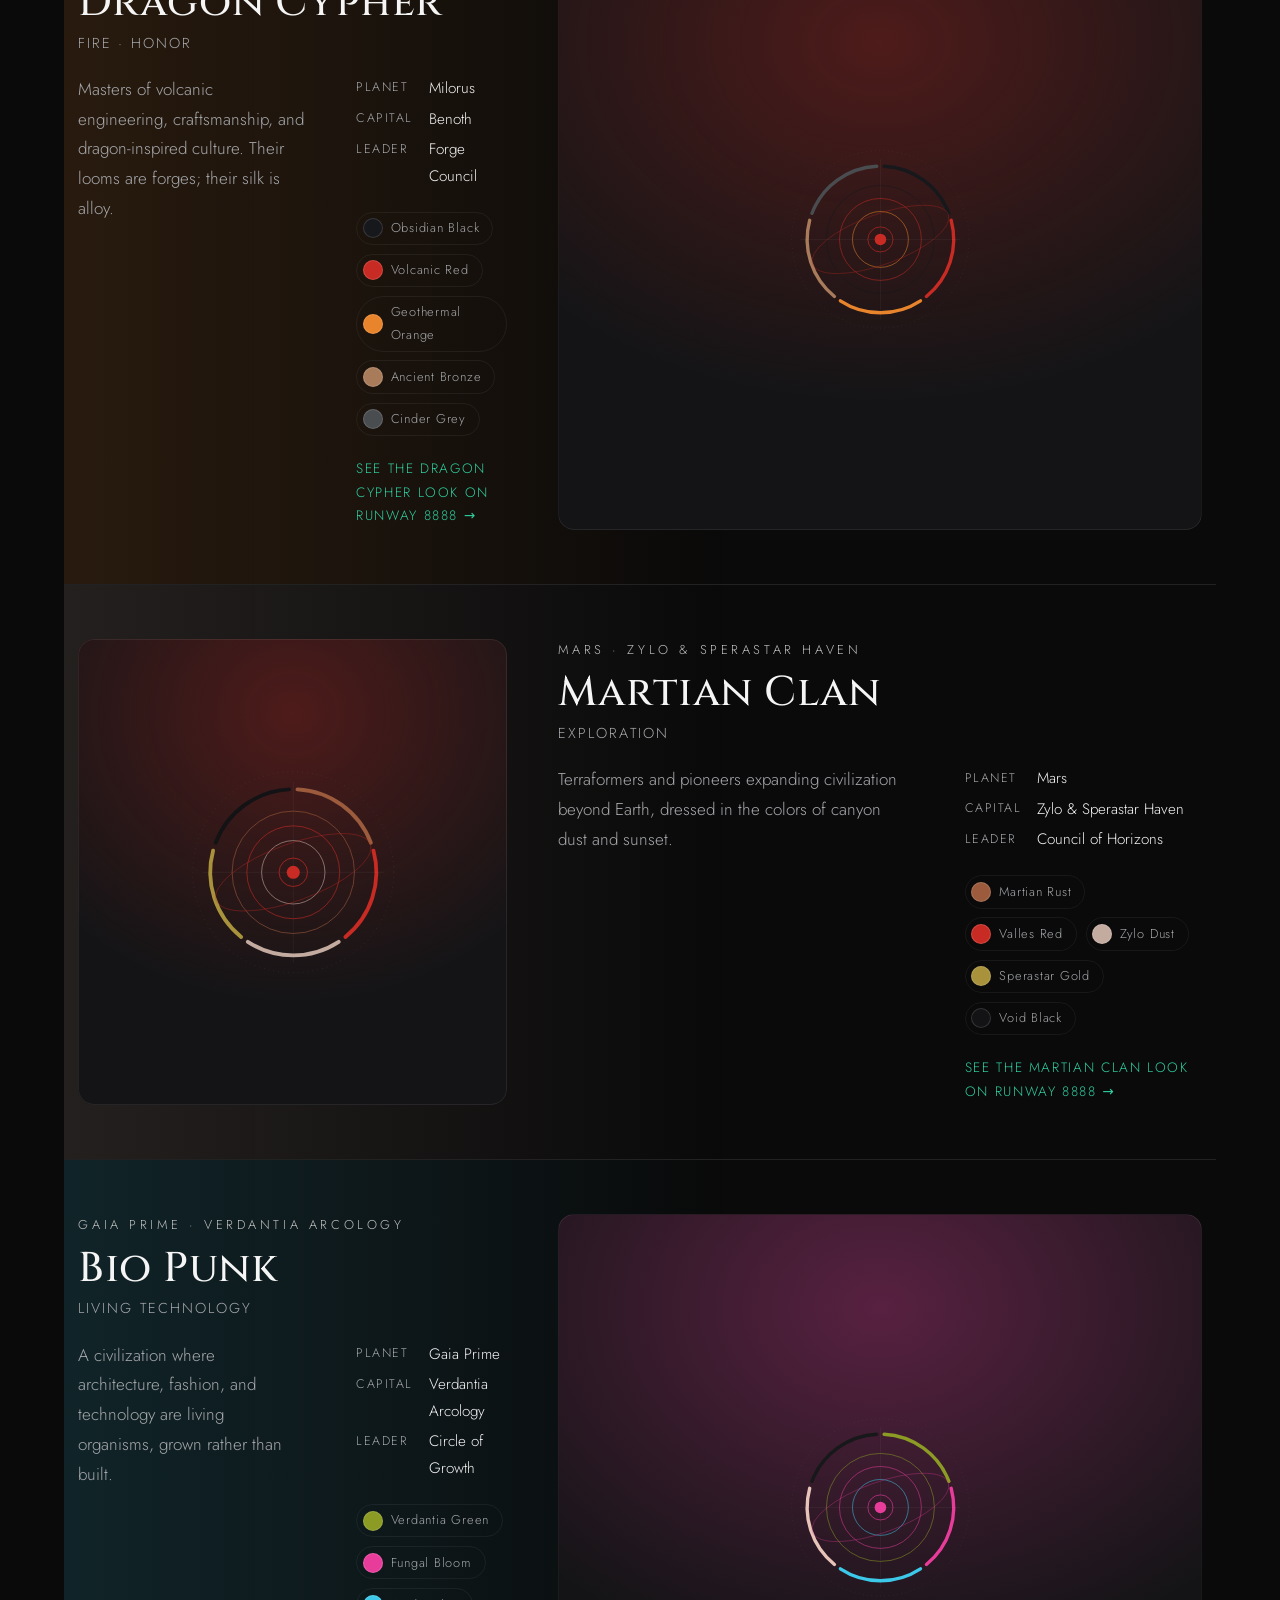
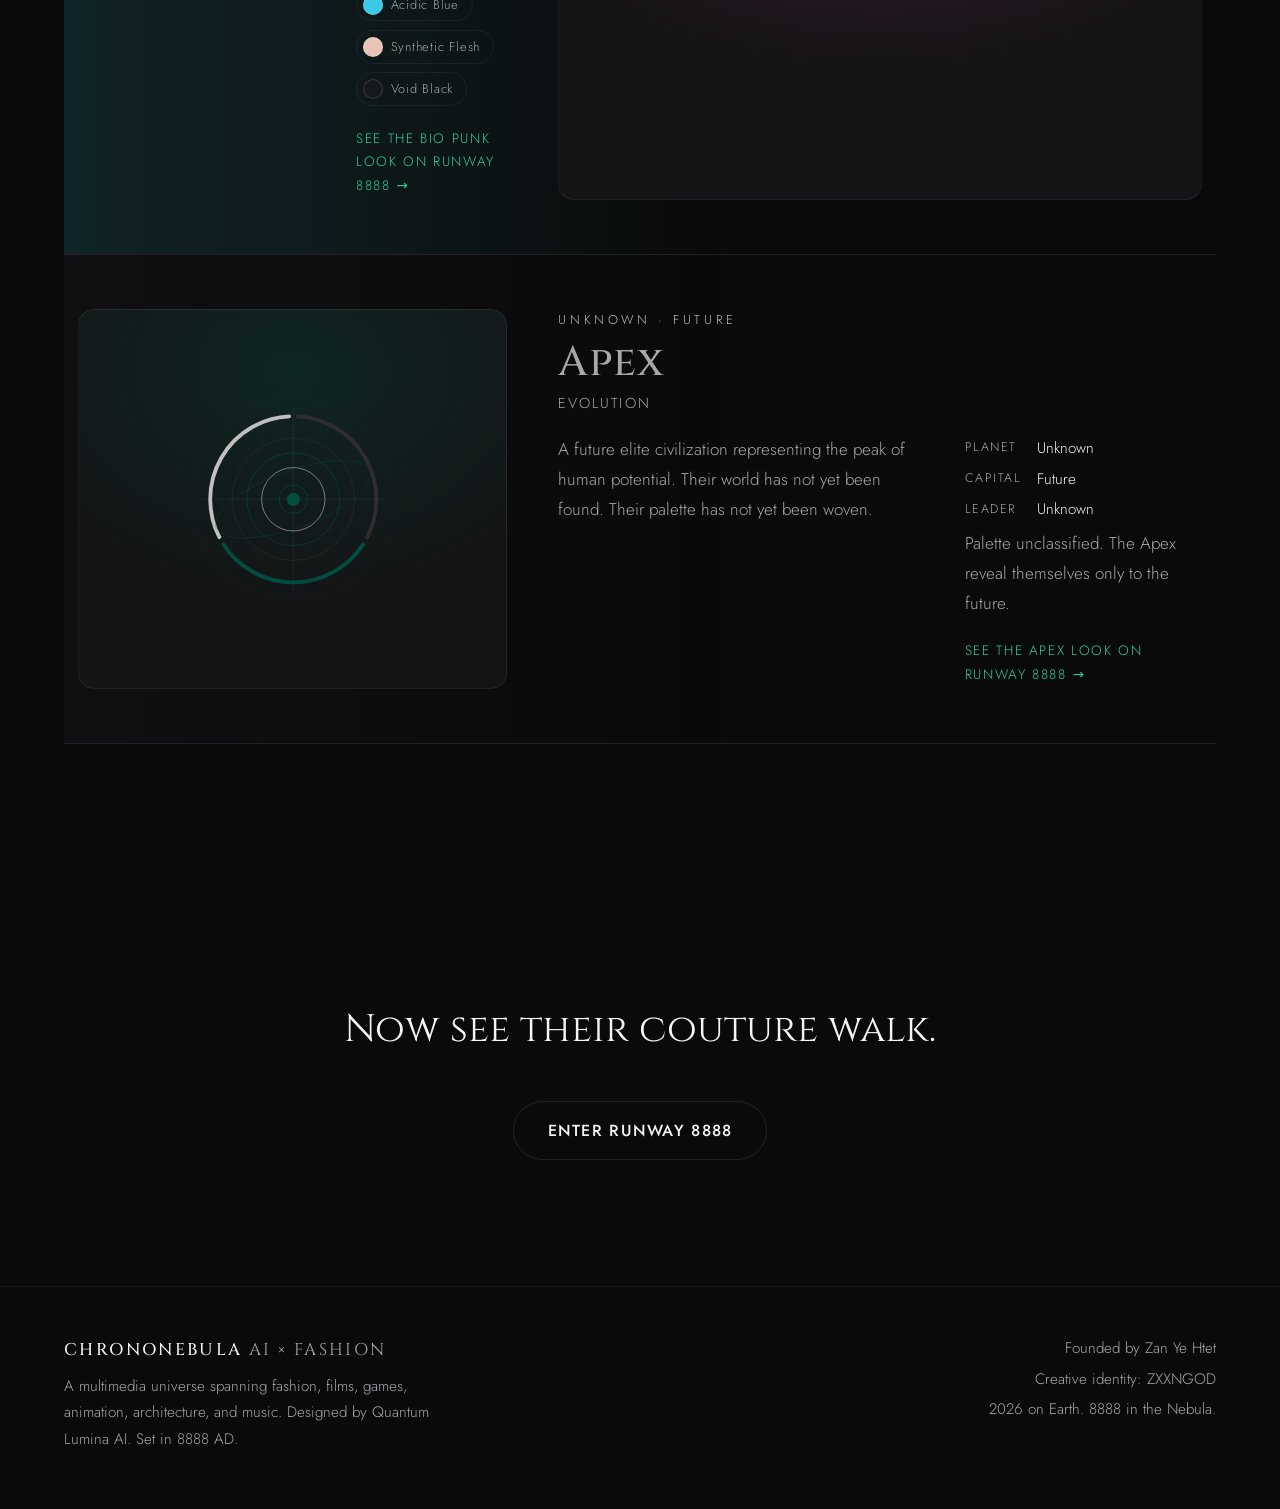
<file: clans.html>
<!doctype html>
<html lang="en" class="no-js">
<head>
  <meta charset="utf-8">
  <meta name="viewport" content="width=device-width, initial-scale=1">
  <title>Thirteen Clans · ChronoNebula AI × Fashion</title>
  <meta name="description" content="The thirteen clans of the ChronoNebula universe, each with its own world, law, leader, and official Codex palette — from the Black Chronoa of Achronox to the unwritten Apex.">
  <meta property="og:title" content="Thirteen Clans · ChronoNebula">
  <meta property="og:description" content="Every collection begins as a culture. These are the houses of 8888.">
  <meta property="og:url" content="https://myatgthu.github.io/chrononebula/clans.html">
  <meta property="og:image" content="https://myatgthu.github.io/chrononebula/assets/outfits/black-chronoa.jpg">
  <meta name="theme-color" content="#0a0a0a">
  <link rel="icon" href="data:image/svg+xml,%3Csvg xmlns='http://www.w3.org/2000/svg' viewBox='0 0 100 100'%3E%3Ccircle cx='50' cy='50' r='34' fill='none' stroke='%232FD0A0' stroke-width='6'/%3E%3Ccircle cx='50' cy='16' r='9' fill='%232FD0A0'/%3E%3C/svg%3E">
  <link rel="preload" href="assets/fonts/cinzel.woff2" as="font" type="font/woff2" crossorigin>
  <link rel="preload" href="assets/fonts/jost.woff2" as="font" type="font/woff2" crossorigin>
  <link rel="stylesheet" href="css/fonts.css">
  <link rel="stylesheet" href="css/style.css">
  <script>document.documentElement.classList.replace('no-js', 'js');</script>
</head>
<body>
  <a class="skip-link" href="#main">Skip to content</a>

  <!-- persistent parallax depth: the codex floats in space -->
  <canvas class="depth-canvas" id="depth-canvas" aria-hidden="true"></canvas>

  <header class="nav" id="nav">
    <a class="nav-brand" href="index.html" aria-label="ChronoNebula, back to home">
      <span class="nav-sigil" aria-hidden="true"></span>
      <span class="nav-word">ChronoNebula</span>
    </a>
    <nav class="nav-links" id="nav-links" aria-label="Primary">
      <a href="index.html#lumina">Lumina AI</a>
      <a href="index.html#universe">Universe</a>
      <a href="clans.html" aria-current="page">Clans</a>
      <a href="runway.html">Runway 8888</a>
    </nav>
    <button class="nav-toggle" id="nav-toggle" aria-expanded="false" aria-controls="nav-links" aria-label="Menu">
      <span></span><span></span>
    </button>
  </header>

  <main id="main">

    <section class="page-hero">
      <p class="page-kicker rv">The Houses of 8888</p>
      <h1 class="rv">Thirteen Clans</h1>
      <p class="page-lede rv">Every collection begins as a culture. These are the houses of 8888, each with its own world, its own law, and its own official palette.</p>
      <nav class="clan-index rv" id="clan-index" aria-label="Jump to a clan"></nav>
    </section>

    <section class="clans clans-page" aria-label="Featured houses">

      <article class="feature feature-chronoa rv" id="clan-black-chronoa">
        <figure class="feature-media">
          <img src="assets/outfits/black-chronoa.jpg"
               alt="Melina Jones Voss in the Black Chronoa look: a void-black coronation coat threaded with chrono gold, the Monolith Regalia of the Eclipse of Time collection"
               loading="lazy" width="720" height="1280">
        </figure>
        <div class="feature-copy">
          <p class="feature-kicker">First Clan · House of the First Monolith</p>
          <h2>Black Chronoa</h2>
          <blockquote class="feature-quote">
            <p>&ldquo;Memory shapes destiny. We endure, so that others may become.&rdquo;</p>
            <footer>Queen Ani Thu Zard, Keeper of the First Monolith</footer>
          </blockquote>
          <p class="feature-body">The central clan of the universe and the first Quantum Lumina AI ever drew. From the capital of Cindra on Achronox, they guard the First Monolith and dress in void black threaded with chrono gold — the founding collection, <em>Eclipse of Time</em>.</p>
          <ul class="swatches" data-clan="black-chronoa"></ul>
        </div>
      </article>

      <article class="feature feature-nova rv" id="clan-white-nova">
        <figure class="feature-media">
          <img src="assets/outfits/white-nova.jpg"
               alt="Melina Jones Voss in the White Nova look: an absolute-white structural gown cut like the towers of Nova Nexus"
               loading="lazy" width="720" height="1280">
        </figure>
        <div class="feature-copy">
          <p class="feature-kicker">Architects of Light</p>
          <h2>White Nova</h2>
          <blockquote class="feature-quote">
            <p>&ldquo;From knowledge comes light. From light comes tomorrow.&rdquo;</p>
            <footer>NEXUS, Planetary AI of Jenova</footer>
          </blockquote>
          <p class="feature-body">The most advanced civilization in the universe. Their couture is pristine white and electric blue, cut like the towers of Nova Nexus: pure, geometric, timeless.</p>
          <ul class="swatches" data-clan="white-nova"></ul>
        </div>
      </article>

      <div class="clan-codex" id="clan-codex"></div>

      <noscript>
        <div class="noscript-clans">
          <p>JavaScript is off, so here are the houses in brief:</p>
          <ul>
            <li><strong>Black Chronoa</strong>, Achronox. Memory and discipline; guardians of the First Monolith.</li>
            <li><strong>White Nova</strong>, Jenova. Technology, AI, and logic from Nova Nexus.</li>
            <li><strong>Rogue Lunaris</strong>, Jenova. Moonlight and ancient wisdom from Moonlight Luna.</li>
            <li><strong>Lumina</strong>, Chrono. Keepers of time and balance in Zemo.</li>
            <li><strong>Solar Punk</strong>, Earth. Eco-cities of Neon Metro.</li>
            <li><strong>Cyberpunk</strong>, Earth. The independent networks of Neon Abyss.</li>
            <li><strong>Chrono Punk</strong>, Earth. Temporal explorers out of Yangon.</li>
            <li><strong>Ocean Void</strong>, Vaelora. Living seas of memory around Lymnora.</li>
            <li><strong>Black Order</strong>, Achronox. Absolute discipline from The Cathedral.</li>
            <li><strong>Dragon Cypher</strong>, Milorus. Volcanic forges of Benoth.</li>
            <li><strong>Martian Clan</strong>, Mars. Pioneers of Zylo and Sperastar Haven.</li>
            <li><strong>Bio Punk</strong>, Gaia Prime. Living architecture of Verdantia Arcology.</li>
            <li><strong>Apex</strong>, planet unknown. Evolution itself.</li>
          </ul>
        </div>
      </noscript>
    </section>

    <section class="epilogue">
      <p class="epilogue-line rv">Now see their couture walk.</p>
      <a class="btn btn-ghost rv" href="runway.html">Enter Runway 8888</a>
    </section>
  </main>

  <footer class="footer">
    <div class="footer-grid">
      <div>
        <p class="footer-brand">ChronoNebula <span>AI × Fashion</span></p>
        <p class="footer-note">A multimedia universe spanning fashion, films, games, animation, architecture, and music. Designed by Quantum Lumina AI. Set in 8888 AD.</p>
      </div>
      <div class="footer-meta">
        <p>Founded by Zan Ye Htet</p>
        <p>Creative identity: ZXXNGOD</p>
        <p id="footer-year"></p>
      </div>
    </div>
  </footer>

  <script type="module" src="js/clans.js"></script>
</body>
</html>
</file>
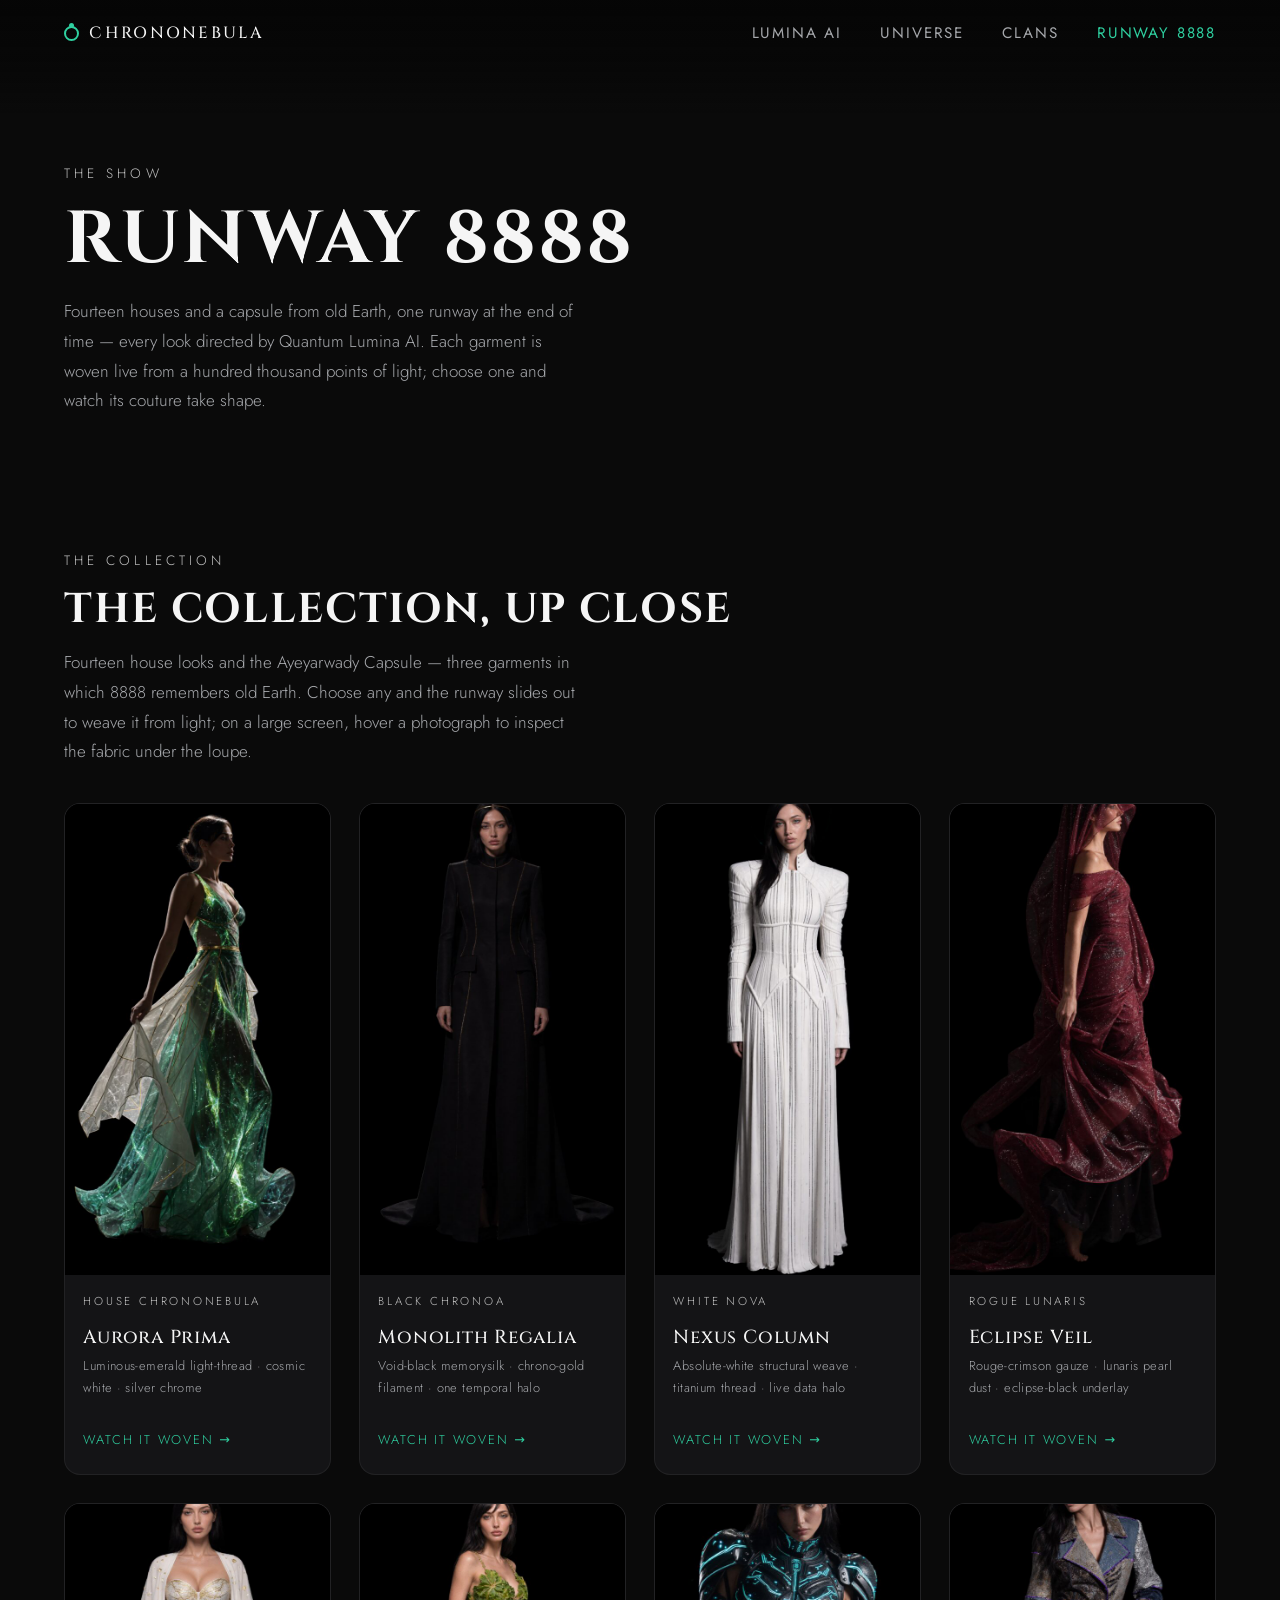
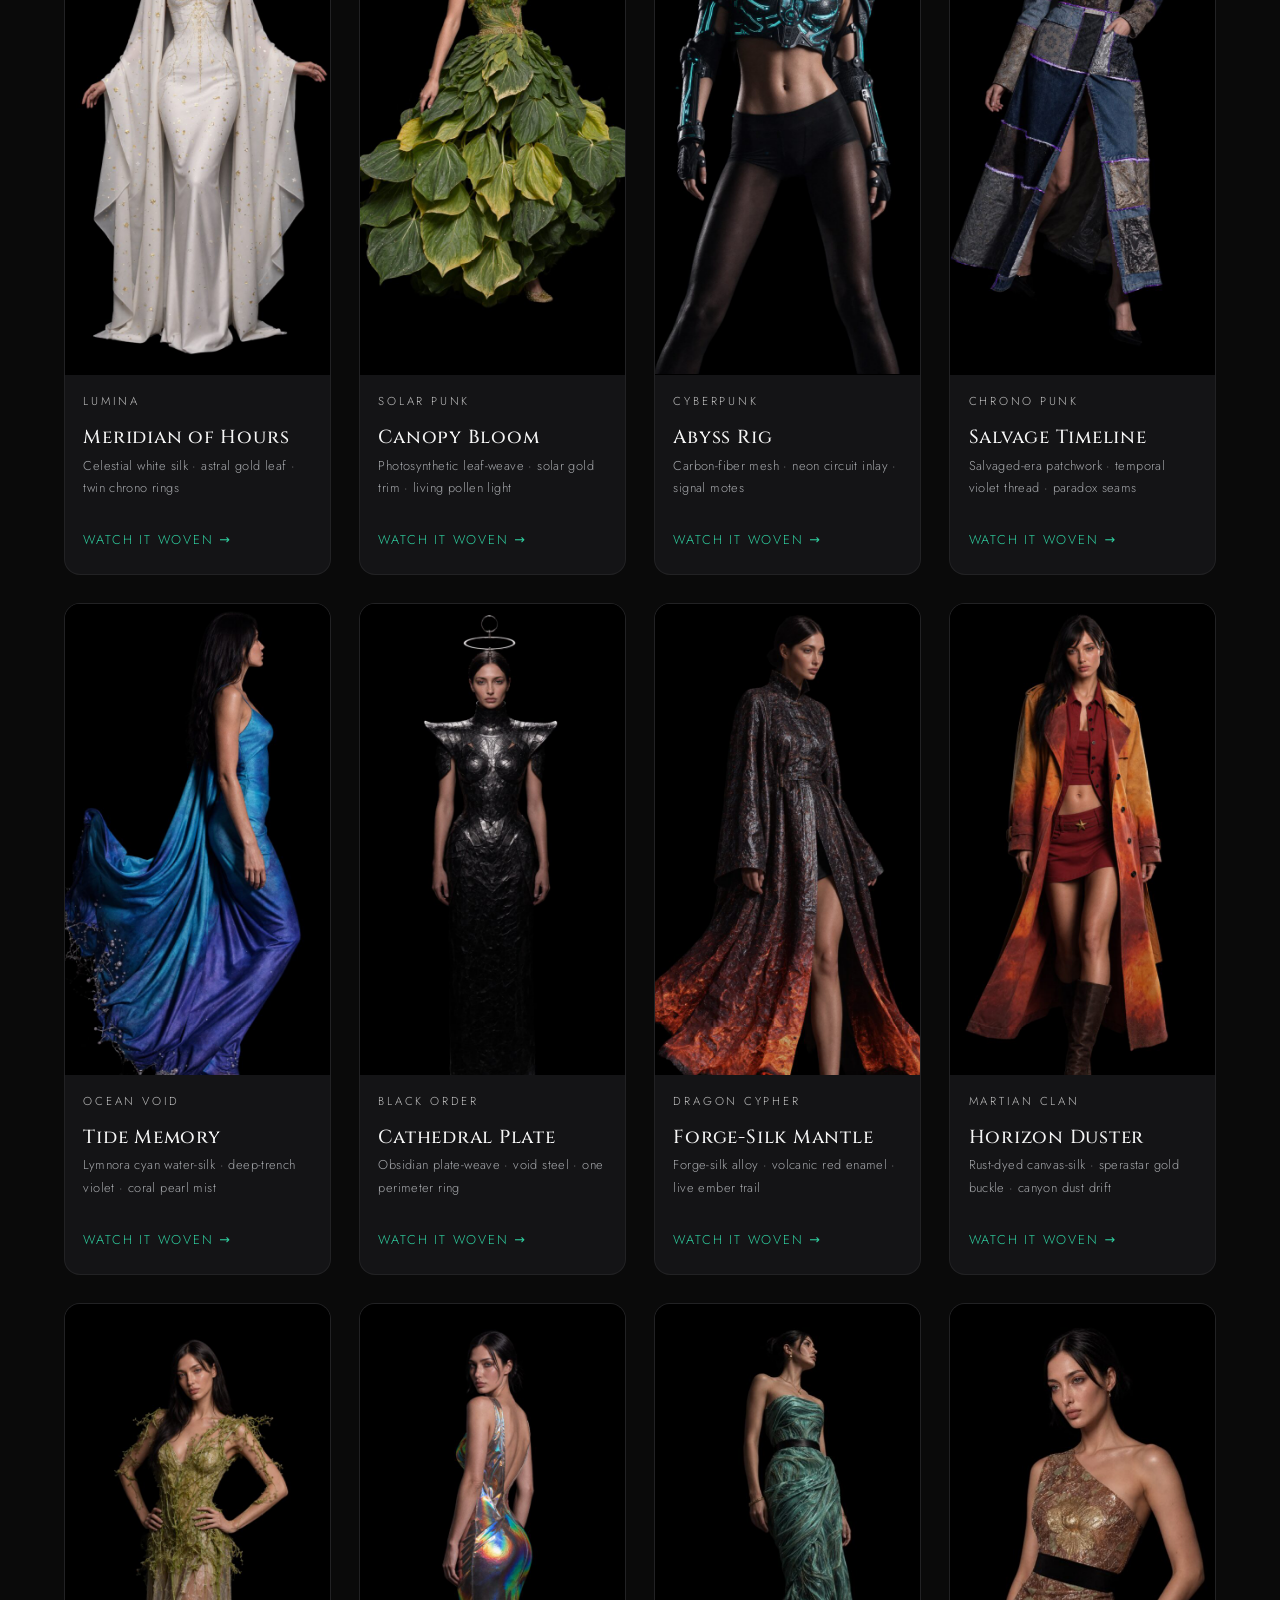
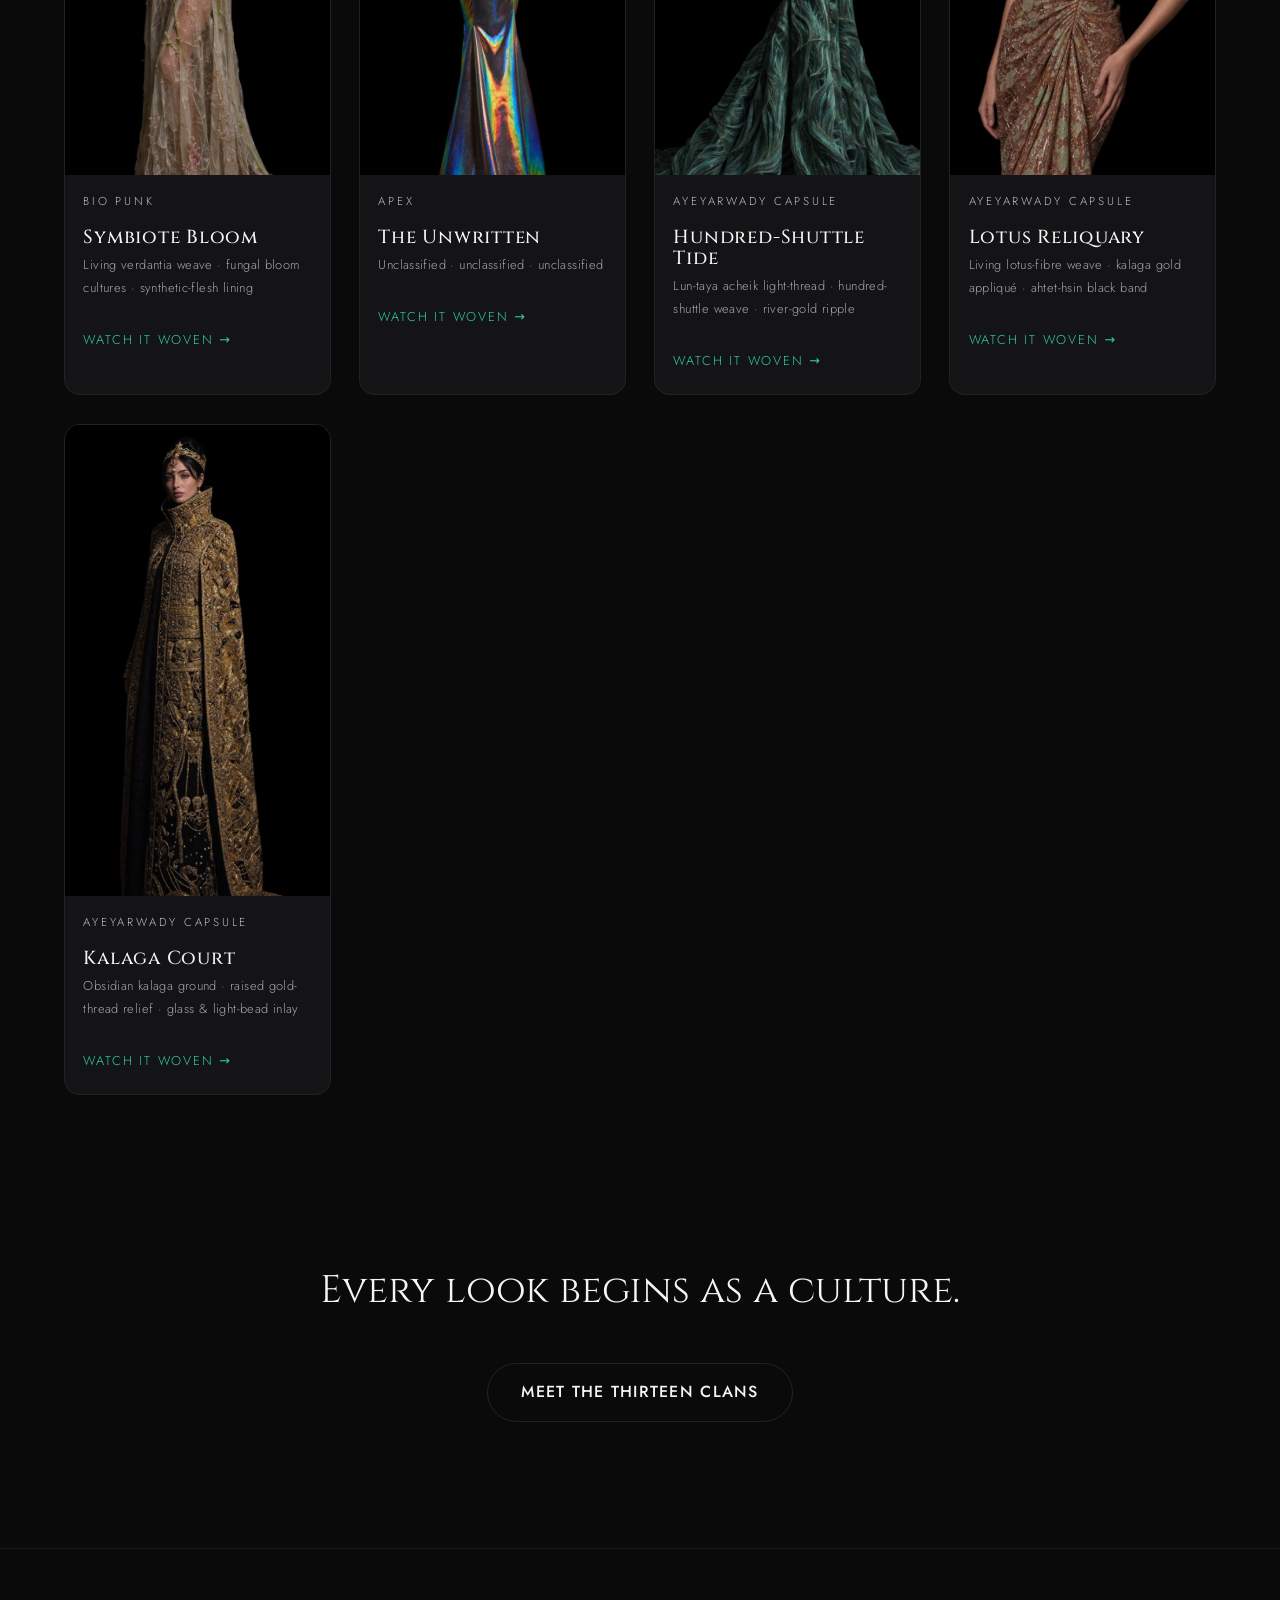
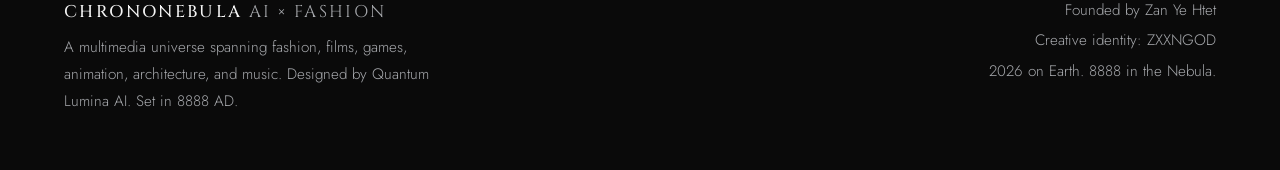
<file: runway.html>
<!doctype html>
<html lang="en" class="no-js">
<head>
  <meta charset="utf-8">
  <meta name="viewport" content="width=device-width, initial-scale=1">
  <title>Runway 8888 · ChronoNebula AI × Fashion</title>
  <meta name="description" content="Runway 8888: fourteen couture looks rendered in three dimensions, one for each house of the ChronoNebula universe. Choose a clan and watch its garment take shape from a hundred thousand points of light.">
  <meta property="og:title" content="Runway 8888 · ChronoNebula">
  <meta property="og:description" content="Fourteen houses. Fourteen looks. A runway at the end of time.">
  <meta property="og:url" content="https://myatgthu.github.io/chrononebula/runway.html">
  <meta property="og:image" content="https://myatgthu.github.io/chrononebula/assets/outfits/black-chronoa.jpg">
  <meta name="theme-color" content="#0a0a0a">
  <link rel="icon" href="data:image/svg+xml,%3Csvg xmlns='http://www.w3.org/2000/svg' viewBox='0 0 100 100'%3E%3Ccircle cx='50' cy='50' r='34' fill='none' stroke='%232FD0A0' stroke-width='6'/%3E%3Ccircle cx='50' cy='16' r='9' fill='%232FD0A0'/%3E%3C/svg%3E">
  <link rel="preload" href="assets/fonts/cinzel.woff2" as="font" type="font/woff2" crossorigin>
  <link rel="preload" href="assets/fonts/jost.woff2" as="font" type="font/woff2" crossorigin>
  <link rel="stylesheet" href="css/fonts.css">
  <link rel="stylesheet" href="css/style.css">
  <script>document.documentElement.classList.replace('no-js', 'js');</script>
</head>
<body>
  <a class="skip-link" href="#main">Skip to content</a>

  <header class="nav" id="nav">
    <a class="nav-brand" href="index.html" aria-label="ChronoNebula, back to home">
      <span class="nav-sigil" aria-hidden="true"></span>
      <span class="nav-word">ChronoNebula</span>
    </a>
    <nav class="nav-links" id="nav-links" aria-label="Primary">
      <a href="index.html#lumina">Lumina AI</a>
      <a href="index.html#universe">Universe</a>
      <a href="clans.html">Clans</a>
      <a href="runway.html" aria-current="page">Runway 8888</a>
    </nav>
    <button class="nav-toggle" id="nav-toggle" aria-expanded="false" aria-controls="nav-links" aria-label="Menu">
      <span></span><span></span>
    </button>
  </header>

  <main id="main">

    <section class="page-hero">
      <p class="page-kicker rv">The Show</p>
      <h1 class="rv">Runway 8888</h1>
      <p class="page-lede rv">Fourteen houses and a capsule from old Earth, one runway at the end of time — every look directed by Quantum Lumina AI. Each garment is woven live from a hundred thousand points of light; choose one and watch its couture take shape.</p>
    </section>

    <section class="lookbook" aria-label="The collection">
      <header class="lookbook-head">
        <p class="page-kicker rv">The Collection</p>
        <h2 class="rv">The collection, up close</h2>
        <p class="page-lede rv">Fourteen house looks and the Ayeyarwady Capsule — three garments in which 8888 remembers old Earth. Choose any and the runway slides out to weave it from light; on a large screen, hover a photograph to inspect the fabric under the loupe.</p>
      </header>
      <div class="lookbook-grid" id="lookbook-grid"></div>
      <noscript><p class="page-lede"><span>The runway needs JavaScript to walk. The looks are described on the Clans page.</span></p></noscript>
    </section>

    <section class="epilogue">
      <p class="epilogue-line rv">Every look begins as a culture.</p>
      <a class="btn btn-ghost rv" href="clans.html">Meet the thirteen clans</a>
    </section>
  </main>

  <div class="runway-scrim" id="runway-scrim" aria-hidden="true"></div>
  <aside class="runway-drawer" id="runway-drawer" role="dialog" aria-modal="true" aria-label="Runway 8888 — the weave">
    <div class="drawer-head">
      <p class="drawer-title">Runway 8888</p>
      <button class="drawer-close" id="runway-close" aria-label="Close the runway">&#10005;</button>
    </div>
    <div class="atelier-stage">
      <canvas id="atelier-canvas" aria-hidden="true"></canvas>
      <div class="runway-fallback" id="atelier-fallback" aria-hidden="true"></div>

      <aside class="glass look-panel" id="look-panel" aria-live="polite">
        <button class="look-caption" id="look-toggle" aria-expanded="false" aria-controls="look-details">
          <span class="look-count" id="look-count"></span>
          <span class="look-house" id="look-house"></span>
          <span class="look-title" id="look-title"></span>
          <span class="look-more">Details <i class="look-caret" aria-hidden="true">&#9662;</i></span>
        </button>
        <div class="look-details" id="look-details" hidden>
          <p class="look-notes" id="look-notes"></p>
          <p class="look-materials" id="look-materials"></p>
          <ul class="swatches look-swatches" id="look-swatches" aria-label="Palette"></ul>
        </div>
      </aside>

      <div class="atelier-hud">
        <button class="atelier-arrow" id="look-prev" aria-label="Previous look">&larr;</button>
        <button class="atelier-arrow" id="look-next" aria-label="Next look">&rarr;</button>
      </div>
    </div>
  </aside>

  <footer class="footer">
    <div class="footer-grid">
      <div>
        <p class="footer-brand">ChronoNebula <span>AI × Fashion</span></p>
        <p class="footer-note">A multimedia universe spanning fashion, films, games, animation, architecture, and music. Designed by Quantum Lumina AI. Set in 8888 AD.</p>
      </div>
      <div class="footer-meta">
        <p>Founded by Zan Ye Htet</p>
        <p>Creative identity: ZXXNGOD</p>
        <p id="footer-year"></p>
      </div>
    </div>
  </footer>

  <script type="module" src="js/runway-page.js"></script>
</body>
</html>
</file>
<file: css/fonts.css>
/* Variable fonts: one file per family carries every weight the site
   uses (the old per-weight files were byte-identical copies of these). */
@font-face{font-family:'Cinzel';font-style:normal;font-weight:400 700;font-display:swap;src:url('../assets/fonts/cinzel.woff2') format('woff2');unicode-range:U+0000-00FF,U+0131,U+0152-0153,U+02BB-02BC,U+02C6,U+02DA,U+02DC,U+0304,U+0308,U+0329,U+2000-206F,U+20AC,U+2122,U+2191,U+2193,U+2212,U+2215,U+FEFF,U+FFFD;}
@font-face{font-family:'Jost';font-style:normal;font-weight:300 600;font-display:swap;src:url('../assets/fonts/jost.woff2') format('woff2');unicode-range:U+0000-00FF,U+0131,U+0152-0153,U+02BB-02BC,U+02C6,U+02DA,U+02DC,U+0304,U+0308,U+0329,U+2000-206F,U+20AC,U+2122,U+2191,U+2193,U+2212,U+2215,U+FEFF,U+FFFD;}
</file>
<file: css/style.css>
/* ==========================================================================
   ChronoNebula AI × Fashion — design system
   Quantum Lumina AI visual language (System Spec v1.0):
     Obsidian Black #0A0A0A · Dark Emerald Green #014D40 · Silver Chrome
     #C0C0C0 · Graphite Gray #2E2E2E · Cosmic White #F5F5F5.
   Dark Emerald is the signature FILL (buttons, monolith washes). Because
   #014D40 fails text contrast on obsidian, interactive accents use a
   luminous tint of it (#2FD0A0, ~10:1 on obsidian) — the one true accent.
   Silver Chrome is the editorial voice: section kickers and meta only,
   never on controls.
   Radius rule: pills for interactive chips/buttons, 16px for panels,
   4px for swatch tiles. Z scale: nav 100, menu 110, skip 120,
   scrim 130, drawer 131 (the runway drawer is the one true modal).
   ========================================================================== */

:root {
  --void: #0a0a0a;              /* Obsidian Black (spec) — the base */
  --surface: #141416;
  --surface-2: #1c1c1f;
  --graphite: #2e2e2e;         /* Graphite Gray (spec) */
  --ink: #f5f5f5;              /* Cosmic White (spec) */
  --ink-dim: #a6a8ac;          /* dimmed silver chrome — body secondary */
  --chrome: #c0c0c0;           /* Silver Chrome (spec) — editorial kicker */
  --emerald: #2fd0a0;          /* luminous emerald — the single accent */
  --emerald-deep: #014d40;     /* Dark Emerald Green (spec) — signature fill */
  --emerald-lift: #57e0b8;     /* accent, lifted (hover) */
  --gold: var(--chrome);       /* gold retired: the editorial voice is chrome */
  --on-accent: #04231b;        /* ink on a luminous-emerald fill */
  --line: rgba(255, 255, 255, 0.1);
  --line-soft: rgba(255, 255, 255, 0.06);

  --font-display: 'Cinzel', 'Times New Roman', serif;
  --font-body: 'Jost', 'Segoe UI', system-ui, sans-serif;

  --ease-out: cubic-bezier(0.23, 1, 0.32, 1);
  --ease-in-out: cubic-bezier(0.77, 0, 0.175, 1);
  --ease-expo: cubic-bezier(0.16, 1, 0.3, 1);
  --ease-quint: cubic-bezier(0.22, 1, 0.36, 1);

  --r-panel: 16px;
  --r-tile: 4px;

  --z-nav: 100;
  --z-menu: 110;
  --z-skip: 120;
  --z-scrim: 130;
  --z-drawer: 131;

  --pad-x: clamp(1.25rem, 5vw, 4.5rem);
  --measure: 62ch;
}

*,
*::before,
*::after { box-sizing: border-box; }

html {
  scroll-behavior: smooth;
  -webkit-text-size-adjust: 100%;
  /* the scrollbar is hidden across the whole site; scrolling still works
     (wheel, touch, keyboard, momentum engine) — the void has no chrome */
  scrollbar-width: none;
  -ms-overflow-style: none;
}
/* the momentum engine drives scrollTo itself, so native smoothing is off */
html.has-smooth { scroll-behavior: auto; }
html::-webkit-scrollbar,
body::-webkit-scrollbar { width: 0; height: 0; display: none; }
/* inner scroll panes (runway drawer, universe panel, look panel) hide theirs too */
.runway-drawer,
.universe-panel,
.look-panel,
.lookbook-media,
[data-scrollpane] { scrollbar-width: none; -ms-overflow-style: none; }
.runway-drawer::-webkit-scrollbar,
.universe-panel::-webkit-scrollbar,
.look-panel::-webkit-scrollbar { width: 0; height: 0; display: none; }

@media (prefers-reduced-motion: reduce) {
  html { scroll-behavior: auto; }
  *,
  *::before,
  *::after {
    transition-duration: 0.01ms !important;
    animation-duration: 0.01ms !important;
    animation-iteration-count: 1 !important;
  }
}

section[id],
#top { scroll-margin-top: 76px; }

.sr-only {
  position: absolute;
  width: 1px;
  height: 1px;
  padding: 0;
  margin: -1px;
  overflow: hidden;
  clip-path: inset(50%);
  white-space: nowrap;
  border: 0;
}

body {
  margin: 0;
  background: var(--void);
  color: var(--ink);
  font-family: var(--font-body);
  font-weight: 300;
  font-size: 1.0625rem;
  line-height: 1.75;
  overflow-x: hidden;
}

/* the persistent parallax starfield sits on the obsidian base, behind all
   content, so the whole page reads as space rather than flat black */
.depth-canvas {
  position: fixed;
  inset: 0;
  width: 100%;
  height: 100%;
  z-index: 0;
  pointer-events: none;
  display: block;
}
#main,
.footer { position: relative; z-index: 1; }

img { max-width: 100%; display: block; }

h1, h2, h3 {
  font-family: var(--font-display);
  font-weight: 700;
  line-height: 1.12;
  margin: 0 0 1rem;
  text-wrap: balance;
  letter-spacing: 0.02em;
}

h2 { font-size: clamp(2rem, 4.6vw, 3.4rem); }
h3 { font-size: clamp(1.4rem, 2.4vw, 1.9rem); font-weight: 500; }

p { margin: 0 0 1rem; max-width: var(--measure); }

a { color: var(--ink); }

::selection { background: var(--emerald); color: var(--on-accent); }

:focus-visible {
  outline: 2px solid var(--emerald);
  outline-offset: 3px;
  border-radius: 2px;
}

.skip-link {
  position: fixed;
  top: 0.75rem;
  left: 0.75rem;
  z-index: var(--z-skip);
  padding: 0.6rem 1.1rem;
  background: var(--emerald);
  color: var(--on-accent);
  font-weight: 500;
  text-decoration: none;
  border-radius: 999px;
  transform: translateY(-300%);
}
.skip-link:focus { transform: none; }

/* --------------------------------------------------------------------------
   Buttons
   -------------------------------------------------------------------------- */

.btn {
  display: inline-block;
  font-family: var(--font-body);
  font-weight: 500;
  font-size: 1rem;
  letter-spacing: 0.08em;
  text-transform: uppercase;
  text-decoration: none;
  padding: 0.9rem 2.1rem;
  border-radius: 999px;
  transition: transform 160ms var(--ease-out), background-color 200ms ease,
              color 200ms ease, border-color 200ms ease;
}
.btn:active { transform: scale(0.97); }

.btn-solid {
  background: var(--emerald-deep);
  color: var(--ink);
  border: 1px solid var(--emerald);
  box-shadow: 0 0 0 0 rgba(47, 208, 160, 0);
}
.btn-ghost {
  border: 1px solid var(--line);
  color: var(--ink);
}

@media (hover: hover) and (pointer: fine) {
  .btn-solid:hover {
    border-color: var(--emerald-lift);
    box-shadow: 0 0 28px -6px rgba(47, 208, 160, 0.55);
  }
  .btn-ghost:hover { border-color: var(--emerald); color: var(--emerald); }
}

/* Invisible hit-area extensions: the small pills and text links keep
   their couture scale while their touch targets clear ~44px. */
.planet-chip,
.clan-index-chip,
.clan-runway-link,
.lookbook-watch,
.nav-brand { position: relative; }
.planet-chip::after,
.clan-index-chip::after,
.clan-runway-link::after,
.lookbook-watch::after,
.nav-brand::after {
  content: '';
  position: absolute;
  left: 0;
  right: 0;
  top: -7px;
  bottom: -7px;
}
.clan-runway-link::after { top: -10px; bottom: -10px; }
.nav-brand::after { top: -8px; bottom: -8px; }

/* --------------------------------------------------------------------------
   Glass (purposeful: nav when scrolled, universe panel)
   -------------------------------------------------------------------------- */

.glass {
  background: rgba(12, 13, 15, 0.62);
  border: 1px solid rgba(255, 255, 255, 0.08);
  box-shadow: inset 0 1px 0 rgba(255, 255, 255, 0.07);
  border-radius: var(--r-panel);
}
@supports (backdrop-filter: blur(1px)) {
  .glass {
    background: rgba(12, 13, 15, 0.42);
    backdrop-filter: blur(18px) saturate(140%);
    -webkit-backdrop-filter: blur(18px) saturate(140%);
  }
}
@media (prefers-reduced-transparency: reduce) {
  .glass {
    background: #0c0d0f;
    backdrop-filter: none;
    -webkit-backdrop-filter: none;
  }
}

/* --------------------------------------------------------------------------
   Navigation
   -------------------------------------------------------------------------- */

.nav {
  position: fixed;
  inset: 0 0 auto 0;
  z-index: var(--z-nav);
  display: flex;
  align-items: center;
  justify-content: space-between;
  gap: 1rem;
  height: 68px;
  padding: 0 var(--pad-x);
  transition: background-color 300ms ease, border-color 300ms ease,
              backdrop-filter 300ms ease;
  border-bottom: 1px solid transparent;
}
/* Before scroll the nav is transparent and can float over a bright patch
   of the hero photo; a soft top scrim guarantees the (dim) links keep
   >=4.5:1 regardless of the image. It fades out once the glass fill lands. */
.nav::before {
  content: '';
  position: absolute;
  top: 0;
  left: 0;
  right: 0;
  height: 168%;
  background: linear-gradient(to bottom, rgba(5, 5, 5, 0.9), rgba(5, 5, 5, 0.5) 55%, rgba(5, 5, 5, 0));
  pointer-events: none;
  z-index: -1;
  transition: opacity 300ms ease;
}
.nav.scrolled::before { opacity: 0; }
.nav.scrolled {
  background: rgba(5, 5, 5, 0.72);
  border-bottom-color: var(--line-soft);
}
@supports (backdrop-filter: blur(1px)) {
  .nav.scrolled {
    background: rgba(5, 5, 5, 0.5);
    backdrop-filter: blur(16px) saturate(140%);
    -webkit-backdrop-filter: blur(16px) saturate(140%);
  }
}

.nav-brand {
  display: inline-flex;
  align-items: center;
  gap: 0.65rem;
  text-decoration: none;
}
.nav-sigil {
  width: 15px;
  height: 15px;
  border-radius: 50%;
  border: 2px solid var(--emerald);
  position: relative;
  flex: none;
}
.nav-sigil::after {
  content: '';
  position: absolute;
  top: -5px;
  left: 50%;
  width: 5px;
  height: 5px;
  margin-left: -2.5px;
  border-radius: 50%;
  background: var(--emerald);
}
.nav-word {
  font-family: var(--font-display);
  font-weight: 500;
  font-size: 1.02rem;
  letter-spacing: 0.14em;
  text-transform: uppercase;
}

.nav-links {
  display: flex;
  gap: clamp(1.2rem, 3vw, 2.6rem);
}
.nav-links a {
  font-size: 0.95rem;
  font-weight: 400;
  letter-spacing: 0.12em;
  text-transform: uppercase;
  text-decoration: none;
  color: var(--ink-dim);
  transition: color 200ms ease;
}
.nav-links a:focus-visible { color: var(--ink); }
.nav-links a[aria-current='page'] { color: var(--emerald); }
@media (hover: hover) and (pointer: fine) {
  .nav-links a:hover { color: var(--emerald); }
}

.nav-toggle {
  display: none;
  flex-direction: column;
  justify-content: center;
  gap: 6px;
  width: 44px;
  height: 44px;
  padding: 10px;
  background: none;
  border: 0;
  cursor: pointer;
}
.nav-toggle span {
  display: block;
  height: 1.5px;
  background: var(--ink);
  transition: transform 220ms var(--ease-out), opacity 220ms ease;
}
.nav-toggle[aria-expanded='true'] span:first-child {
  transform: translateY(3.75px) rotate(45deg);
}
.nav-toggle[aria-expanded='true'] span:last-child {
  transform: translateY(-3.75px) rotate(-45deg);
}

@media (max-width: 760px) {
  .nav-toggle { display: flex; }
  .nav-links {
    position: fixed;
    top: 68px;
    left: 0;
    right: 0;
    z-index: var(--z-menu);
    flex-direction: column;
    gap: 0;
    padding: 0.5rem 0 1rem;
    background: rgba(5, 5, 5, 0.94);
    border-bottom: 1px solid var(--line-soft);
    visibility: hidden;
    opacity: 0;
    transform: translateY(-8px);
    transition: opacity 220ms var(--ease-out), transform 220ms var(--ease-out),
                visibility 0s linear 220ms;
  }
  .nav-links.open {
    visibility: visible;
    opacity: 1;
    transform: none;
    transition-delay: 0s;
  }
  .nav-links a {
    padding: 0.85rem var(--pad-x);
    font-size: 1.05rem;
  }
}

/* --------------------------------------------------------------------------
   Hero
   -------------------------------------------------------------------------- */

.hero {
  position: relative;
  min-height: 100dvh;
  display: flex;
  align-items: flex-end;
  overflow: hidden;   /* clip the scroll-away media zoom */
}

.hero-stage { position: absolute; inset: 0; overflow: hidden; }
.hero-canvas {
  position: absolute;
  inset: 0;
  width: 100%;
  height: 100%;
}

/* the Quantum Lumina sigil — a chrono-astrolabe drawn in light */
.hero-sigil {
  position: absolute;
  inset: 0;
  display: grid;
  place-items: center;
  padding-bottom: 12vh;   /* bias the sigil up; copy sits below its core */
  pointer-events: none;
}
.hero-sigil .sigil { width: min(86vmin, 760px); height: auto; display: block; overflow: visible; }
.hero-hud {
  position: absolute;
  inset: 0;
  pointer-events: none;
}
.hero-hud svg { width: 100%; height: 100%; display: block; }

/* spin / orbit around the SVG centre (350,350 in the 700 viewBox) */
.sig-spin-slow, .sig-spin-med, .sig-spin-fast, .sig-sat, .sig-pulse, .sig-core {
  transform-box: view-box;
  transform-origin: 350px 350px;
}
.sig-spin-slow { animation: sig-spin 120s linear infinite; }
.sig-spin-med  { animation: sig-spin 70s linear infinite reverse; }
.sig-spin-fast { animation: sig-spin 34s linear infinite; }
.sig-sat   { animation: sig-spin 26s linear infinite; }
.sig-sat-2 { animation: sig-spin 40s linear infinite reverse; }
@keyframes sig-spin { to { transform: rotate(360deg); } }

/* solid rings draw themselves on first paint (JS only; static otherwise) */
.sig-draw   { stroke-dasharray: 1885; stroke-dashoffset: 1885; }
.sig-draw-2 { stroke-dasharray: 942;  stroke-dashoffset: 942; }
.js .sig-draw   { animation: sig-draw 2.4s var(--ease-out) 0.2s forwards; }
.js .sig-draw-2 { animation: sig-draw 2.4s var(--ease-out) 0.5s forwards; }
@keyframes sig-draw { to { stroke-dashoffset: 0; } }

/* the core: a breathing heart of light with expanding pulse rings */
.sig-core { animation: sig-core 3.6s ease-in-out infinite; }
@keyframes sig-core { 0%, 100% { opacity: 0.8; } 50% { opacity: 1; } }
.sig-pulse { opacity: 0; animation: sig-pulse 4.6s var(--ease-out) infinite; }
.sig-pulse-2 { animation-delay: 2.3s; }
@keyframes sig-pulse {
  0% { transform: scale(0.7); opacity: 0.75; }
  100% { transform: scale(2.7); opacity: 0; }
}
.sig-halo { animation: sig-halo 8s ease-in-out infinite; transform-box: view-box; transform-origin: 350px 350px; }
@keyframes sig-halo { 0%, 100% { opacity: 0.7; } 50% { opacity: 1; } }

.hero-grade {
  position: absolute;
  inset: 0;
  pointer-events: none;
  background:
    radial-gradient(64% 52% at 50% 40%, rgba(47, 208, 160, 0.07), transparent 68%),
    linear-gradient(to top, rgba(10, 10, 10, 0.94) 0%, rgba(10, 10, 10, 0.35) 38%, rgba(10, 10, 10, 0) 64%);
}

.hero-copy {
  position: relative;
  padding: 0 var(--pad-x) clamp(3.5rem, 9vh, 6.5rem);
  max-width: 60rem;
}

.hero-title {
  font-size: clamp(2.9rem, 9.5vw, 5.9rem);
  font-weight: 700;
  letter-spacing: 0.06em;
  text-transform: uppercase;
  line-height: 0.98;
  margin: 0 0 1.4rem;
}
.hero-line { display: block; overflow: hidden; }
.hero-line span { display: inline-block; }
.hero-line-2 { margin-left: clamp(1.5rem, 6vw, 5rem); color: var(--emerald); }

.hero-sub {
  display: flex;
  align-items: baseline;
  gap: 1.4rem;
  margin: 0 0 1.1rem;
  font-size: clamp(1rem, 1.6vw, 1.2rem);
}
.hero-ai {
  letter-spacing: 0.34em;
  text-transform: uppercase;
  font-weight: 400;
}
.hero-year {
  font-family: var(--font-display);
  color: var(--gold);
  letter-spacing: 0.18em;
}
.hero-motto {
  font-family: var(--font-display);
  font-style: italic;
  font-weight: 400;
  color: var(--chrome);
  font-size: clamp(1rem, 1.7vw, 1.25rem);
  letter-spacing: 0.05em;
  margin: 0 0 1rem;
}
.hero-tag {
  font-size: clamp(1.05rem, 1.8vw, 1.3rem);
  color: var(--ink-dim);
  max-width: 40ch;
  margin-bottom: 2.2rem;
  text-wrap: pretty;
}
.hero-tag strong { color: var(--ink); font-weight: 500; }

/* Hero load choreography (runs once; content visible by default without JS) */
@media (prefers-reduced-motion: no-preference) {
  .js .hero-line span {
    animation: hero-rise 1100ms var(--ease-out) both;
  }
  .js .hero-line-2 span { animation-delay: 120ms; }
  .js .hero-kicker,
  .js .hero-sub,
  .js .hero-tag,
  .js .hero-cta {
    animation: hero-fade 900ms var(--ease-out) both;
  }
  .js .hero-motto { animation: hero-fade 900ms var(--ease-out) both; }
  .js .hero-kicker { animation-delay: 300ms; }
  .js .hero-sub { animation-delay: 460ms; }
  .js .hero-motto { animation-delay: 540ms; }
  .js .hero-tag { animation-delay: 640ms; }
  .js .hero-cta { animation-delay: 780ms; }
}

.hero-kicker {
  color: var(--chrome);
  letter-spacing: 0.34em;
  text-transform: uppercase;
  font-size: 0.78rem;
  margin: 0 0 1.1rem;
}
@keyframes hero-rise {
  from { transform: translateY(110%); }
  to { transform: none; }
}
@keyframes hero-fade {
  from { opacity: 0; transform: translateY(14px); }
  to { opacity: 1; transform: none; }
}

/* --------------------------------------------------------------------------
   Motion engine — pervasive scroll choreography (js/motion.js)
   Progressive enhancement: without .mo everything is fully visible. Each
   reveal fits WHAT it reveals; a reveal transform and a parallax transform
   never share an element, so effects never fight. Reveals play once, so no
   persistent will-change on them.
   -------------------------------------------------------------------------- */

.mo [data-reveal="rise"],
.mo [data-reveal="blur"],
.mo [data-reveal="lift"],
.mo [data-reveal="pop"],
.mo [data-reveal="fade"] {
  opacity: 0;
  transition: opacity 900ms var(--ease-expo),
              transform 1000ms var(--ease-expo),
              filter 900ms var(--ease-expo);
  transition-delay: calc(var(--i, 0) * 60ms);
}
.mo [data-reveal="rise"] { transform: translate3d(0, 34px, 0); }
.mo [data-reveal="blur"] { transform: translate3d(0, 26px, 0); filter: blur(16px); }
.mo [data-reveal="lift"] { transform: translate3d(0, 64px, 0) scale(0.96); }
.mo [data-reveal="pop"]  {
  transform: translate3d(0, 14px, 0) scale(0.86);
  transition-delay: calc(var(--i, 0) * 40ms);
}
.mo [data-reveal].mo-in { opacity: 1; transform: none; filter: none; }

/* media wipes open behind its own clip mask */
.mo [data-reveal="mask"] {
  clip-path: inset(0 0 100% 0);
  transition: clip-path 1150ms var(--ease-expo);
}
.mo [data-reveal="mask"].mo-in { clip-path: inset(0 0 0 0); }

/* kinetic type: each word rises and untilts out of its own mask */
.mo-w {
  display: inline-block;
  overflow: hidden;
  vertical-align: top;
  padding-bottom: 0.16em;
  margin-bottom: -0.16em;
}
.mo-wi {
  display: inline-block;
  transform: translateY(118%) rotate(4deg);
  transform-origin: left bottom;
  transition: transform 950ms var(--ease-expo);
  transition-delay: calc(var(--wi, 0) * 55ms);
}
.mo [data-reveal="word"].mo-in .mo-wi { transform: none; }

/* parallax layers: JS writes --par each frame; --pscale gives crop room so
   the drift never exposes an edge of the (overflow-hidden) frame */
.mo [data-parallax] {
  will-change: transform;
  transform: translate3d(0, var(--par, 0px), 0) scale(var(--pscale, 1));
}

/* hero signature: the campaign lifts and dissolves as the viewer leaves it,
   the imagery pushing in behind — driven by --hp (0 at top, 1 one screen on) */
.mo .hero-copy {
  transform: translate3d(0, calc(var(--hp, 0) * -64px), 0);
  opacity: clamp(0, calc(1 - var(--hp, 0) * 1.4), 1);
  will-change: transform, opacity;
}
.mo .hero-stage {
  transform: scale(calc(1 + var(--hp, 0) * 0.14));
  will-change: transform;
}

/* reduced motion: one quiet crossfade, no transforms, no parallax, no split */
.mo-reduce [data-reveal] { opacity: 0; transition: opacity 600ms ease; }
.mo-reduce [data-reveal].mo-in { opacity: 1; }

/* --------------------------------------------------------------------------
   Manifesto
   -------------------------------------------------------------------------- */

.manifesto {
  position: relative;
  padding: clamp(7rem, 16vh, 11rem) var(--pad-x);
  text-align: center;
  overflow: hidden;
}
.aurora-canvas {
  position: absolute;
  inset: 0;
  width: 100%;
  height: 100%;
  z-index: 0;
  pointer-events: none;
}
.manifesto > :not(.aurora-canvas) { position: relative; z-index: 1; }
.manifesto-lede {
  font-family: var(--font-display);
  font-weight: 400;
  font-size: clamp(1.5rem, 3.4vw, 2.6rem);
  line-height: 1.42;
  max-width: 26em;
  margin: 0 auto 2rem;
  text-wrap: balance;
}
.manifesto-lede em {
  font-style: normal;
  color: var(--emerald);
}
.manifesto-note {
  color: var(--ink-dim);
  max-width: 52ch;
  margin: 0 auto;
}

/* --------------------------------------------------------------------------
   Universe
   -------------------------------------------------------------------------- */

.universe { padding: clamp(4rem, 8vh, 6rem) 0 0; }
.universe-head {
  padding: 0 var(--pad-x);
  margin-bottom: 2.5rem;
}
.universe-hint { color: var(--ink-dim); }

.universe-stage {
  position: relative;
  height: min(88vh, 920px);
  min-height: 560px;
  background:
    radial-gradient(120% 90% at 50% 10%, #0a0f14 0%, var(--void) 62%);
  border-top: 1px solid var(--line-soft);
  border-bottom: 1px solid var(--line-soft);
}
#galaxy-canvas {
  position: absolute;
  inset: 0;
  width: 100%;
  height: 100%;
  touch-action: pan-y pinch-zoom;
  cursor: grab;
}
#galaxy-canvas.dragging { cursor: grabbing; }

.universe-labels {
  position: absolute;
  inset: 0;
  overflow: hidden;
  pointer-events: none;
}
.planet-label {
  position: absolute;
  transform: translate(-50%, 0);
  font-size: 0.72rem;
  letter-spacing: 0.28em;
  text-transform: uppercase;
  color: rgba(242, 242, 244, 0.66);
  white-space: nowrap;
  transition: opacity 300ms ease;
}
.planet-label.active { color: var(--emerald); }

.universe-panel {
  position: absolute;
  top: 1.25rem;
  right: 1.25rem;
  bottom: 1.25rem;
  width: min(340px, 88vw);
  padding: 1.4rem 1.4rem 1.2rem;
  overflow-y: auto;
  overscroll-behavior: contain;
}

.universe-planets {
  display: flex;
  flex-wrap: wrap;
  gap: 0.45rem;
  margin-bottom: 1.2rem;
}
.planet-chip {
  font-family: var(--font-body);
  font-size: 0.8rem;
  font-weight: 400;
  letter-spacing: 0.1em;
  text-transform: uppercase;
  color: var(--ink-dim);
  background: none;
  border: 1px solid var(--line);
  border-radius: 999px;
  padding: 0.32rem 0.85rem;
  cursor: pointer;
  transition: color 200ms ease, border-color 200ms ease, transform 160ms var(--ease-out);
}
.planet-chip:active { transform: scale(0.97); }
.planet-chip[aria-pressed='true'] {
  color: var(--on-accent);
  background: var(--emerald);
  border-color: var(--emerald);
}
@media (hover: hover) and (pointer: fine) {
  .planet-chip:hover { color: var(--ink); border-color: var(--ink-dim); }
  .planet-chip[aria-pressed='true']:hover { color: var(--on-accent); }
}

.universe-info h3 {
  margin-bottom: 0.2rem;
}
.universe-info .planet-tone {
  color: var(--ink-dim);
  font-size: 0.98rem;
  margin-bottom: 1.1rem;
}
.universe-info .planet-clan {
  width: 100%;
  text-align: left;
  background: none;
  border: 0;
  border-top: 1px solid var(--line-soft);
  padding: 0.85rem 0.2rem;
  color: var(--ink);
  text-decoration: none;
  font-family: var(--font-body);
  font-size: 1rem;
  font-weight: 400;
  letter-spacing: 0.04em;
  cursor: pointer;
  display: flex;
  align-items: center;
  justify-content: space-between;
  gap: 0.75rem;
  transition: color 200ms ease;
}
@media (hover: hover) and (pointer: fine) {
  .universe-info .planet-clan:hover { color: var(--emerald); }
}
.planet-clan .mini-swatches {
  display: inline-flex;
  gap: 3px;
  flex: none;
}
.mini-swatches i {
  width: 9px;
  height: 9px;
  border-radius: 2px;
}

@media (max-width: 900px) {
  .universe-stage {
    height: auto;
    min-height: 0;
    display: flex;
    flex-direction: column;
  }
  #galaxy-canvas { position: relative; height: 58vh; min-height: 380px; }
  .universe-labels { height: 58vh; min-height: 380px; inset: auto 0 auto 0; top: 0; }
  .universe-panel {
    position: relative;
    inset: auto;
    width: auto;
    margin: 0 var(--pad-x) 1.5rem;
  }
}

/* --------------------------------------------------------------------------
   Clans
   -------------------------------------------------------------------------- */

.clans { padding: clamp(7rem, 14vh, 10rem) var(--pad-x); }
.clans-head { max-width: 46rem; margin-bottom: clamp(3rem, 7vh, 5rem); }
.clans-head p { color: var(--ink-dim); }

/* Featured houses */
.feature {
  display: grid;
  grid-template-columns: minmax(0, 7fr) minmax(0, 6fr);
  gap: clamp(1.5rem, 4vw, 4rem);
  align-items: center;
  margin-bottom: clamp(4rem, 9vh, 7rem);
  scroll-margin-top: 84px;   /* the jump index now targets the features too */
}
.feature-nova { grid-template-columns: minmax(0, 6fr) minmax(0, 7fr); }
.feature-nova .feature-media { order: -1; }

.feature-media {
  border-radius: var(--r-panel);
  overflow: hidden;
  position: relative;
  margin: 0;
}
.feature-media::after {
  content: '';
  position: absolute;
  inset: 0;
  box-shadow: inset 0 0 0 1px rgba(255, 255, 255, 0.08);
  border-radius: inherit;
  pointer-events: none;
}
.feature-media img {
  width: 100%;
  height: clamp(20rem, 52vh, 34rem);
  object-fit: cover;
}
.feature-chronoa .feature-media img { object-position: 50% 14%; }
.feature-nova .feature-media img { object-position: 50% 14%; }

/* vector clan crests — each house drawn from its own Codex palette, no photo */
.clan-crest-media {
  display: grid;
  place-items: center;
  min-height: clamp(20rem, 52vh, 34rem);
  background:
    radial-gradient(120% 100% at 50% 16%, color-mix(in srgb, var(--c2, #014d40) 32%, transparent), transparent 62%),
    var(--surface);
}
.clan-card-media.clan-crest-media { min-height: 320px; height: 100%; }
.clan-crest { width: min(76%, 270px); padding: 6%; }
.clan-crest .crest { width: 100%; height: auto; display: block; overflow: visible; }
.crest-spin { transform-box: view-box; transform-origin: 200px 200px; animation: sig-spin 90s linear infinite; }
.crest-core { transform-box: view-box; transform-origin: 200px 200px; animation: sig-core 3.8s ease-in-out infinite; }

.feature-kicker {
  color: var(--gold);
  font-size: 0.85rem;
  letter-spacing: 0.3em;
  text-transform: uppercase;
  margin-bottom: 0.6rem;
}
.feature-quote {
  margin: 0 0 1.1rem;
  border: 0;
  padding: 0;
}
.feature-quote p {
  font-family: var(--font-display);
  font-weight: 400;
  font-size: clamp(1.15rem, 2vw, 1.45rem);
  line-height: 1.45;
  margin-bottom: 0.35rem;
}
.feature-quote footer {
  color: var(--ink-dim);
  font-size: 0.92rem;
  letter-spacing: 0.04em;
}
.feature-body { color: var(--ink-dim); }

/* Swatches */
.swatches {
  list-style: none;
  display: flex;
  flex-wrap: wrap;
  gap: 0.55rem;
  padding: 0;
  margin: 1.4rem 0 0;
}
.swatches li {
  display: flex;
  align-items: center;
  gap: 0.5rem;
  border: 1px solid var(--line-soft);
  border-radius: 999px;
  padding: 0.28rem 0.8rem 0.28rem 0.34rem;
  font-size: 0.8rem;
  letter-spacing: 0.06em;
  color: var(--ink-dim);
}
.swatches i {
  width: 20px;
  height: 20px;
  border-radius: 50%;
  flex: none;
  box-shadow: inset 0 0 0 1px rgba(255, 255, 255, 0.14);
}

/* Feature headings on the clans page are h2 for document outline,
   but keep the h3 scale */
.feature-copy h2 {
  font-size: clamp(1.5rem, 2.6vw, 2rem);
  font-weight: 500;
}

/* Clan index (jump chips under the page hero) */
.clan-index {
  display: flex;
  flex-wrap: wrap;
  gap: 0.45rem;
  margin-top: 1.8rem;
}
.clan-index-chip {
  font-size: 0.8rem;
  font-weight: 400;
  letter-spacing: 0.1em;
  text-transform: uppercase;
  text-decoration: none;
  color: var(--ink-dim);
  border: 1px solid var(--line);
  border-radius: 999px;
  padding: 0.32rem 0.85rem;
  transition: color 200ms ease, border-color 200ms ease;
}
@media (hover: hover) and (pointer: fine) {
  .clan-index-chip:hover { color: var(--emerald); border-color: var(--emerald); }
}

/* The codex: one card per house */
.clan-codex { border-top: 1px solid var(--line); }

.clan-card {
  position: relative;
  display: grid;
  grid-template-columns: minmax(0, 2fr) minmax(0, 3fr);
  gap: clamp(1.5rem, 4vw, 3.5rem);
  align-items: center;
  border-bottom: 1px solid var(--line);
  padding: clamp(2.4rem, 6vh, 3.8rem) 0.9rem;
  scroll-margin-top: 84px;
}
.clan-card-media {
  margin: 0;
  border-radius: var(--r-panel);
  overflow: hidden;
  align-self: stretch;
}
.clan-card-media::after {
  content: '';
  position: absolute;
  inset: 0;
  box-shadow: inset 0 0 0 1px rgba(255, 255, 255, 0.08);
  border-radius: inherit;
  pointer-events: none;
}
.clan-card-media img {
  width: 100%;
  height: 100%;
  min-height: 280px;
  object-fit: cover;
  object-position: 50% 16%;
  display: block;
}
/* alternate plate sides for rhythm down the codex */
.clan-card:nth-child(even) .clan-card-media { order: 2; }
.clan-card::before {
  content: '';
  position: absolute;
  inset: 0;
  background: linear-gradient(90deg,
    color-mix(in srgb, var(--c3, #222) 14%, transparent),
    transparent 58%);
  pointer-events: none;
}
.clan-card > * { position: relative; }

.clan-card-head { margin-bottom: 1.2rem; }
.clan-kicker {
  color: var(--gold);
  font-size: 0.8rem;
  letter-spacing: 0.28em;
  text-transform: uppercase;
  margin-bottom: 0.5rem;
}
.clan-card-head h2 {
  font-size: clamp(1.7rem, 3.6vw, 2.6rem);
  font-weight: 500;
  margin-bottom: 0.3rem;
}
.clan-essence {
  color: var(--ink-dim);
  font-size: 0.9rem;
  letter-spacing: 0.14em;
  text-transform: uppercase;
  margin: 0;
}

.clan-card-body {
  display: grid;
  grid-template-columns: minmax(0, 3fr) minmax(0, 2fr);
  gap: clamp(1.5rem, 4vw, 3.5rem);
}
.clan-card .motto {
  font-family: var(--font-display);
  font-weight: 400;
  font-size: 1.15rem;
  line-height: 1.5;
  margin-bottom: 0.8rem;
}
.clan-card .summary { color: var(--ink-dim); margin-bottom: 0; }
.clan-card dl {
  margin: 0 0 0.4rem;
  display: grid;
  grid-template-columns: auto 1fr;
  gap: 0.25rem 1rem;
  font-size: 0.95rem;
}
.clan-card dt {
  color: var(--ink-dim);
  letter-spacing: 0.12em;
  text-transform: uppercase;
  font-size: 0.78rem;
  align-self: baseline;
  padding-top: 0.2em;
}
.clan-card dd { margin: 0; }

.clan-runway-link {
  display: inline-block;
  margin-top: 1.3rem;
  color: var(--emerald);
  font-size: 0.85rem;
  letter-spacing: 0.12em;
  text-transform: uppercase;
  text-decoration: none;
  border-bottom: 1px solid transparent;
  transition: border-color 200ms ease;
}
@media (hover: hover) and (pointer: fine) {
  .clan-runway-link:hover { border-bottom-color: var(--emerald); }
}

.clan-card.unknown .clan-card-head h2 { color: var(--ink-dim); }

.noscript-clans {
  border-top: 1px solid var(--line);
  padding-top: 2rem;
  color: var(--ink-dim);
}
.noscript-clans ul { padding-left: 1.2rem; }
.noscript-clans li { margin-bottom: 0.4rem; }
.noscript-clans strong { color: var(--ink); font-weight: 500; }

@media (max-width: 860px) {
  .feature,
  .feature-nova { grid-template-columns: 1fr; }
  .feature-nova .feature-media { order: 0; }
  .feature-media img { height: clamp(16rem, 42vh, 24rem); }
  .clan-card {
    grid-template-columns: 1fr;
    padding: 1.9rem 0.4rem 2.2rem;
  }
  .clan-card:nth-child(even) .clan-card-media { order: 0; }
  .clan-card-media img {
    min-height: 0;
    height: clamp(11rem, 32vw, 15rem);
  }
  .clan-card-body { grid-template-columns: 1fr; }
}

/* --------------------------------------------------------------------------
   Wings (home: doorways to the Clans codex and Runway 8888)
   -------------------------------------------------------------------------- */

.wings {
  display: grid;
  grid-template-columns: 1fr 1fr;
  gap: 1rem;
  padding: clamp(4rem, 8vh, 6rem) var(--pad-x);
}
.wing {
  position: relative;
  display: block;
  overflow: hidden;
  border: 1px solid var(--line-soft);
  border-radius: var(--r-panel);
  padding: clamp(1.8rem, 4vw, 2.6rem) clamp(1.5rem, 3vw, 2.2rem) clamp(1.6rem, 3vw, 2.1rem);
  text-decoration: none;
  background: var(--surface);
  transition: border-color 250ms ease, transform 250ms var(--ease-out);
}
.wing-clans {
  background:
    radial-gradient(120% 130% at 0% 0%, rgba(75, 62, 142, 0.22), transparent 60%),
    var(--surface);
}
.wing-runway {
  background:
    radial-gradient(120% 130% at 100% 0%, rgba(47, 208, 160, 0.13), transparent 60%),
    var(--surface);
}
.wing h2 {
  font-size: clamp(1.7rem, 3.2vw, 2.4rem);
  font-weight: 500;
  margin-bottom: 0.6rem;
}
.wing-kicker {
  color: var(--gold);
  font-size: 0.8rem;
  letter-spacing: 0.28em;
  text-transform: uppercase;
  margin-bottom: 0.7rem;
}
.wing-note {
  color: var(--ink-dim);
  font-size: 0.98rem;
  max-width: 40ch;
  margin-bottom: 1.4rem;
}
.wing-cta {
  color: var(--emerald);
  font-size: 0.85rem;
  letter-spacing: 0.12em;
  text-transform: uppercase;
}
@media (hover: hover) and (pointer: fine) {
  .wing:hover {
    border-color: var(--emerald);
    transform: translateY(-3px);
  }
}
@media (max-width: 860px) {
  .wings { grid-template-columns: 1fr; }
}

/* --------------------------------------------------------------------------
   Subpage hero (Clans, Runway 8888)
   -------------------------------------------------------------------------- */

.page-hero {
  padding: clamp(8.5rem, 18vh, 12rem) var(--pad-x) clamp(2.5rem, 5vh, 4rem);
}
.page-kicker {
  color: var(--gold);
  font-size: 0.85rem;
  letter-spacing: 0.3em;
  text-transform: uppercase;
  margin-bottom: 0.8rem;
}
.page-hero h1 {
  font-size: clamp(2.4rem, 7vw, 4.6rem);
  letter-spacing: 0.05em;
  text-transform: uppercase;
}
.page-lede { color: var(--ink-dim); max-width: 52ch; }

/* --------------------------------------------------------------------------
   Runway 8888 — the atelier, in a slide-out drawer
   -------------------------------------------------------------------------- */

.runway-scrim {
  position: fixed;
  inset: 0;
  background: rgba(2, 3, 4, 0.62);
  -webkit-backdrop-filter: blur(3px);
  backdrop-filter: blur(3px);
  opacity: 0;
  pointer-events: none;
  transition: opacity 360ms ease;
  z-index: var(--z-scrim);
}
.runway-scrim.on { opacity: 1; pointer-events: auto; }

.runway-drawer {
  position: fixed;
  top: 0;
  right: 0;
  bottom: 0;
  width: min(820px, 100vw);
  display: flex;
  flex-direction: column;
  overflow-y: auto;
  overscroll-behavior: contain;
  background:
    radial-gradient(90% 70% at 50% 100%, #0a0d10 0%, var(--void) 70%);
  border-left: 1px solid var(--line-soft);
  box-shadow: -30px 0 80px rgba(0, 0, 0, 0.55);
  transform: translateX(102%);
  visibility: hidden;
  transition: transform 520ms var(--ease-out), visibility 0s linear 520ms;
  z-index: var(--z-drawer);
}
.runway-drawer.open {
  transform: translateX(0);
  visibility: visible;
  transition: transform 520ms var(--ease-out);
}
@media (prefers-reduced-motion: reduce) {
  .runway-scrim,
  .runway-drawer,
  .runway-drawer.open { transition: none; }
}
.drawer-lock { overflow: hidden; }

.drawer-head {
  display: flex;
  align-items: center;
  justify-content: space-between;
  padding: 1rem var(--pad-x) 0.9rem;
}
.drawer-title {
  color: var(--ink-dim);
  font-size: 0.8rem;
  letter-spacing: 0.3em;
  text-transform: uppercase;
}
.drawer-close {
  width: 44px;
  height: 44px;
  border-radius: 50%;
  border: 1px solid var(--line);
  background: rgba(5, 5, 5, 0.4);
  color: var(--ink);
  font-size: 1rem;
  line-height: 1;
  cursor: pointer;
  transition: color 200ms ease, border-color 200ms ease, transform 160ms var(--ease-out);
}
.drawer-close:active { transform: scale(0.94); }
@media (hover: hover) and (pointer: fine) {
  .drawer-close:hover { color: var(--emerald); border-color: var(--emerald); }
}

.atelier-stage {
  position: relative;
  flex: 1;
  min-height: 0;
  border-top: 1px solid var(--line-soft);
  overflow: hidden;
}

/* the inspect loupe: a 4:5 editorial crop magnifying the photograph
   under the pointer */
.atelier-loupe {
  position: absolute;
  top: 0;
  left: 0;
  width: clamp(150px, 20vw, 210px);
  aspect-ratio: 4 / 5;
  border-radius: 14px;
  background-color: #000;
  background-repeat: no-repeat;
  box-shadow:
    inset 0 0 0 1px rgba(255, 255, 255, 0.16),
    0 18px 50px rgba(0, 0, 0, 0.6),
    0 0 0 1px rgba(47, 208, 160, 0.16);
  opacity: 0;
  transition: opacity 180ms ease;
  pointer-events: none;
  will-change: transform;
  z-index: 3;
}
.atelier-loupe.on { opacity: 1; }

.atelier-hint {
  position: absolute;
  left: 50%;
  bottom: 1.1rem;
  transform: translateX(-50%);
  color: var(--ink-dim);
  font-size: 0.78rem;
  letter-spacing: 0.14em;
  text-transform: uppercase;
  white-space: nowrap;
  opacity: 0;
  transition: opacity 600ms ease;
  pointer-events: none;
  z-index: 2;
}
.atelier-hint.on { opacity: 0.7; }
/* the weave status sits a line above the hint so they never collide */
.atelier-status { bottom: 2.9rem; }
#atelier-canvas {
  position: absolute;
  inset: 0;
  width: 100%;
  height: 100%;
}
.runway-fallback {
  position: absolute;
  inset: 0;
  display: none;
  background:
    radial-gradient(34% 60% at 50% 58%, color-mix(in srgb, var(--fb1, #2fd0a0) 30%, transparent), transparent 75%),
    radial-gradient(20% 42% at 50% 44%, color-mix(in srgb, var(--fb2, #f2f2f4) 22%, transparent), transparent 70%),
    linear-gradient(to top, #0a0c0e, var(--void) 55%);
}
.atelier-stage.no-webgl #atelier-canvas { display: none; }
.atelier-stage.no-webgl .runway-fallback { display: block; }

/* collapsed by default: a one-line caption strip docked at the top so
   the figure weaves on a clean stage; "Details" discloses the story */
.look-panel {
  position: absolute;
  top: 1rem;
  left: 1rem;
  right: 1rem;
  max-height: calc(100% - 2rem);
  overflow-y: auto;
  overscroll-behavior: contain;
  padding: 0;
}
.look-caption {
  display: flex;
  align-items: baseline;
  gap: 1rem;
  width: 100%;
  padding: 0.85rem 1.15rem;
  background: none;
  border: 0;
  color: var(--ink);
  font: inherit;
  text-align: left;
  cursor: pointer;
}
.look-caption:focus-visible {
  outline: 2px solid var(--emerald);
  outline-offset: -2px;
}
.look-count {
  color: var(--ink-dim);
  font-size: 0.72rem;
  letter-spacing: 0.24em;
  text-transform: uppercase;
  white-space: nowrap;
}
.look-house {
  color: var(--gold);
  font-size: 0.72rem;
  letter-spacing: 0.24em;
  text-transform: uppercase;
  white-space: nowrap;
}
.look-title {
  font-family: var(--font-display, inherit);
  font-size: 1.08rem;
  font-weight: 500;
  letter-spacing: 0.04em;
  flex: 1;
  min-width: 0;
  overflow: hidden;
  text-overflow: ellipsis;
  white-space: nowrap;
}
.look-more {
  color: var(--ink-dim);
  font-size: 0.72rem;
  letter-spacing: 0.18em;
  text-transform: uppercase;
  white-space: nowrap;
}
.look-caret {
  display: inline-block;
  font-style: normal;
  transition: transform 300ms var(--ease-out);
}
.look-panel.expanded .look-caret { transform: rotate(180deg); }
/* narrow screens: the title takes its own line under the caption row */
@media (max-width: 560px) {
  .look-caption { flex-wrap: wrap; row-gap: 0.2rem; }
  .look-more { margin-left: auto; }
  .look-title { flex-basis: 100%; white-space: normal; }
}
@media (hover: hover) and (pointer: fine) {
  .look-caption:hover .look-more { color: var(--emerald); }
}
.look-details {
  padding: 0.1rem 1.15rem 1.15rem;
}
.look-notes {
  color: var(--ink-dim);
  font-size: 0.98rem;
  margin-bottom: 1rem;
}
.look-materials {
  color: var(--ink-dim);
  font-size: 0.8rem;
  letter-spacing: 0.12em;
  text-transform: uppercase;
  border-top: 1px solid var(--line-soft);
  padding-top: 0.9rem;
  margin-bottom: 0;
}
.look-swatches { margin-top: 0.9rem; }
.look-swatches li { padding: 0.28rem 0.34rem; }
.look-swatches .look-unknown {
  padding: 0.28rem 0.8rem;
  font-size: 0.8rem;
  letter-spacing: 0.06em;
}

.atelier-hud {
  position: absolute;
  left: var(--pad-x);
  bottom: 1.4rem;
  display: flex;
  gap: 0.6rem;
}
.atelier-arrow {
  width: 46px;
  height: 46px;
  border-radius: 50%;
  border: 1px solid var(--line);
  background: rgba(5, 5, 5, 0.4);
  color: var(--ink);
  font-size: 1.2rem;
  line-height: 1;
  cursor: pointer;
  transition: color 200ms ease, border-color 200ms ease, transform 160ms var(--ease-out);
}
.atelier-arrow:active { transform: scale(0.94); }
@media (hover: hover) and (pointer: fine) {
  .atelier-arrow:hover { color: var(--emerald); border-color: var(--emerald); }
}

@media (max-width: 900px) {
  .atelier-stage {
    flex: none;
    height: auto;
    min-height: 0;
    display: flex;
    flex-direction: column;
  }
  #atelier-canvas {
    position: relative;
    order: 1;
    height: 58vh;
    min-height: 380px;
  }
  .atelier-hud {
    position: static;
    order: 2;
    padding: 0.9rem var(--pad-x) 0;
  }
  .look-panel {
    position: relative;
    inset: auto;
    order: 3;
    width: auto;
    max-height: none;
    margin: 1rem var(--pad-x) 1.4rem;
  }
  /* the stage is a flex column here, so pin the hint to the canvas,
     not the stage bottom */
  .atelier-hint {
    bottom: auto;
    top: calc(max(58vh, 380px) - 2.4rem);
  }
  .atelier-status { top: calc(max(58vh, 380px) - 4.2rem); }
}

/* --------------------------------------------------------------------------
   Runway 8888 — the lookbook
   -------------------------------------------------------------------------- */

.lookbook {
  padding: clamp(3.5rem, 8vh, 6rem) var(--pad-x) clamp(1.5rem, 4vh, 3rem);
  max-width: 96rem;
  margin-inline: auto;
}
.lookbook-head h2 {
  font-size: clamp(1.7rem, 3.6vw, 2.6rem);
  letter-spacing: 0.04em;
  text-transform: uppercase;
}
.lookbook-head .page-lede { margin-top: 0.7rem; }

.lookbook-grid {
  position: relative;
  display: grid;
  grid-template-columns: repeat(auto-fill, minmax(14rem, 1fr));
  gap: clamp(1rem, 2.2vw, 1.8rem);
  margin-top: clamp(1.6rem, 4vh, 2.6rem);
}

.lookbook-card {
  display: flex;
  flex-direction: column;
  border: 1px solid var(--line-soft);
  border-radius: var(--r-panel);
  overflow: hidden;
  background: var(--surface);
  transition: border-color 300ms ease;
}
.lookbook-media {
  margin: 0;
  aspect-ratio: 9 / 16;
  overflow: hidden;
  background: #000;
  cursor: pointer;   /* the photograph opens the runway drawer */
}
.lookbook-media img {
  display: block;
  width: 100%;
  height: 100%;
  object-fit: cover;
  transition: transform 500ms var(--ease-out);
}
.lookbook-info {
  padding: 1rem 1.15rem 1.25rem;
}
.lookbook-house {
  color: var(--gold);
  font-size: 0.72rem;
  letter-spacing: 0.24em;
  text-transform: uppercase;
}
.lookbook-info h3 {
  font-family: var(--font-display, inherit);
  font-size: 1.18rem;
  letter-spacing: 0.04em;
  margin: 0.35rem 0 0.4rem;
}
.lookbook-materials {
  color: var(--ink-dim);
  font-size: 0.8rem;
  letter-spacing: 0.03em;
}
.lookbook-watch {
  background: none;
  border: 0;
  padding: 0.5rem 0 0;
  margin-top: 0.35rem;
  color: var(--emerald);
  font: inherit;
  font-size: 0.8rem;
  letter-spacing: 0.14em;
  text-transform: uppercase;
  cursor: pointer;
}
.lookbook-watch:focus-visible {
  outline: 2px solid var(--emerald);
  outline-offset: 3px;
}
@media (hover: hover) and (pointer: fine) {
  /* the image floats up into the card */
  .lookbook-card:hover { border-color: rgba(47, 208, 160, 0.35); }
  .lookbook-card:hover .lookbook-media img { transform: translateY(-12px) scale(1.045); }
  .lookbook-watch:hover { text-decoration: underline; text-underline-offset: 4px; }
}
.lookbook-loupe { z-index: 5; }

/* --------------------------------------------------------------------------
   Lab
   -------------------------------------------------------------------------- */

.lab { padding: clamp(7rem, 14vh, 10rem) var(--pad-x); }
.lab-head { max-width: 46rem; margin-bottom: clamp(2.5rem, 6vh, 4rem); }
.lab-head p { color: var(--ink-dim); }

.lab-grid {
  display: grid;
  grid-template-columns: repeat(12, 1fr);
  grid-auto-rows: minmax(150px, auto);
  gap: 1rem;
}
.lab-cell {
  border-radius: var(--r-panel);
  overflow: hidden;
  margin: 0;
  position: relative;
  border: 1px solid var(--line-soft);
}
.lab-canvas { background: #0a0b0d; }
.lab-canvas canvas {
  position: absolute;
  inset: 0;
  width: 100%;
  height: 100%;
}
.lab-canvas figcaption {
  position: absolute;
  left: 0;
  right: 0;
  bottom: 0;
  padding: 2.2rem 1.4rem 1.2rem;
  background: linear-gradient(to top, rgba(5, 5, 5, 0.88), transparent);
}
.lab-canvas strong {
  display: block;
  font-family: var(--font-display);
  font-weight: 500;
  font-size: 1.08rem;
  letter-spacing: 0.08em;
  margin-bottom: 0.15rem;
}
.lab-canvas span {
  color: var(--ink-dim);
  font-size: 0.92rem;
  max-width: 44ch;
  display: block;
}

.lab-cell[data-sim='fabric'] { grid-column: 1 / 8; grid-row: span 2; min-height: 380px; }
.lab-cell[data-sim='chrono'] { grid-column: 8 / 13; min-height: 230px; }
.lab-cell[data-sim='weave'] { grid-column: 8 / 13; min-height: 230px; }
.lab-text { padding: 1.8rem 1.6rem; }
.lab-text h3 { margin-bottom: 0.5rem; }
.lab-text p { color: var(--ink-dim); font-size: 0.98rem; margin: 0; }
.lab-text { grid-column: 1 / 7; background: var(--surface); }
.lab-text-alt {
  grid-column: 7 / 13;
  background:
    radial-gradient(120% 130% at 100% 0%, rgba(47, 208, 160, 0.11), transparent 60%),
    var(--surface);
}

@media (max-width: 860px) {
  .lab-grid { grid-template-columns: 1fr; grid-auto-rows: auto; }
  .lab-cell { grid-column: auto !important; grid-row: auto !important; }
  .lab-cell[data-sim] { min-height: 260px; }
}

/* --------------------------------------------------------------------------
   Epilogue + footer
   -------------------------------------------------------------------------- */

.epilogue {
  padding: clamp(6rem, 14vh, 10rem) var(--pad-x);
  text-align: center;
}
/* only the home finale needs room for the collapsing star */
#epilogue {
  position: relative;
  min-height: 86vh;
  display: flex;
  flex-direction: column;
  align-items: center;
  justify-content: center;
  padding-bottom: clamp(9rem, 22vh, 15rem);
  overflow: hidden;
}
.finale-canvas {
  position: absolute;
  inset: 0;
  width: 100%;
  height: 100%;
  z-index: 0;
  pointer-events: none;
}
#epilogue > :not(.finale-canvas) { position: relative; z-index: 1; }
.epilogue-line {
  font-family: var(--font-display);
  font-weight: 400;
  font-size: clamp(1.5rem, 3.2vw, 2.4rem);
  max-width: 24em;
  margin: 0 auto 2.4rem;
  text-wrap: balance;
}

.footer {
  border-top: 1px solid var(--line-soft);
  padding: 3rem var(--pad-x) 3.5rem;
}
.footer-grid {
  display: flex;
  justify-content: space-between;
  gap: 2.5rem;
  flex-wrap: wrap;
}
.footer-brand {
  font-family: var(--font-display);
  font-weight: 500;
  letter-spacing: 0.14em;
  text-transform: uppercase;
  margin-bottom: 0.5rem;
}
.footer-brand span { color: var(--ink-dim); font-weight: 400; }
.footer-note {
  color: var(--ink-dim);
  font-size: 0.95rem;
  max-width: 44ch;
  margin: 0;
}
.footer-meta {
  text-align: right;
  color: var(--ink-dim);
  font-size: 0.95rem;
}
.footer-meta p { margin: 0 0 0.25rem; }

@media (max-width: 640px) {
  .footer-meta { text-align: left; }
}

/* --------------------------------------------------------------------------
   Chrono Core — scroll-scrubbed 3D centerpiece
   A tall section pins a full-viewport stage; core.js reads scroll progress
   and weaves the nebula into the First Monolith. Reduced motion collapses
   the runway to a single settled frame; no-WebGL shows the fallback wash.
   -------------------------------------------------------------------------- */

.corescroll { position: relative; height: 300vh; }
.corescroll-stage {
  position: sticky;
  top: 0;
  height: 100vh;
  overflow: hidden;
  background: radial-gradient(120% 92% at 50% 44%, #0c1512 0%, var(--void) 66%);
  border-top: 1px solid var(--line-soft);
  border-bottom: 1px solid var(--line-soft);
}
#core-canvas { position: absolute; inset: 0; width: 100%; height: 100%; }

.corescroll-fallback {
  display: none;
  position: absolute;
  inset: 0;
  background:
    radial-gradient(20% 46% at 50% 52%, color-mix(in srgb, var(--emerald-deep) 60%, transparent), transparent 72%),
    radial-gradient(8% 30% at 50% 40%, rgba(47, 208, 160, 0.5), transparent 70%),
    radial-gradient(120% 90% at 50% 44%, #0c1512, var(--void) 66%);
}
.corescroll.no-webgl #core-canvas { display: none; }
.corescroll.no-webgl .corescroll-fallback { display: block; }

.corescroll-copy {
  position: absolute;
  left: 0;
  right: 0;
  bottom: clamp(3rem, 12vh, 8rem);
  padding: 0 var(--pad-x);
  text-align: center;
  pointer-events: none;
  /* the monolith now burns bright behind the copy; a soft shadow keeps the
     text legible over the luminous field without a visible box */
  text-shadow: 0 1px 18px rgba(0, 0, 0, 0.78), 0 0 44px rgba(0, 0, 0, 0.55);
}
.core-eyebrow {
  color: var(--chrome);
  font-size: 0.8rem;
  letter-spacing: 0.32em;
  text-transform: uppercase;
  margin-bottom: 1rem;
}
.core-lines {
  display: grid;
  justify-items: center;
  font-family: var(--font-display);
  font-weight: 400;
  font-size: clamp(1.6rem, 4.4vw, 3.1rem);
  line-height: 1.16;
  margin: 0 auto;
  max-width: 20em;
  min-height: 2.4em;
}
.core-line {
  grid-area: 1 / 1;
  opacity: 0;
  transform: translateY(14px);
  transition: opacity 600ms var(--ease-out), transform 600ms var(--ease-out);
  text-wrap: balance;
}
.core-line.on { opacity: 1; transform: none; }
.core-caption {
  color: var(--ink-dim);
  font-size: 0.95rem;
  max-width: 40ch;
  margin: 1.4rem auto 0;
}
@media (prefers-reduced-motion: reduce) {
  .corescroll { height: auto; }
  .corescroll-stage { position: relative; height: min(88vh, 720px); }
  /* no scrubbing to crossfade the lines, so stack all three and show them */
  .core-line {
    grid-area: auto;
    opacity: 1;
    transform: none;
    transition: none;
  }
}

/* --------------------------------------------------------------------------
   Quantum Lumina AI
   -------------------------------------------------------------------------- */

.lumina {
  padding: clamp(6rem, 13vh, 9rem) var(--pad-x);
  border-bottom: 1px solid var(--line-soft);
}
.lumina-head { max-width: 54rem; }
.lumina-lede {
  color: var(--ink-dim);
  font-size: clamp(1.05rem, 1.8vw, 1.25rem);
}
.lumina-traits {
  list-style: none;
  padding: 0;
  margin: 1.6rem 0 0;
  display: flex;
  flex-wrap: wrap;
  gap: 0.5rem;
}
.lumina-traits li {
  font-size: 0.74rem;
  letter-spacing: 0.14em;
  text-transform: uppercase;
  color: var(--chrome);
  border: 1px solid var(--line-soft);
  border-radius: 999px;
  padding: 0.3rem 0.85rem;
}

/* the activation console */
.console {
  margin: clamp(2.5rem, 6vh, 4rem) 0 0;
  max-width: 62rem;
  border: 1px solid var(--line);
  border-radius: var(--r-panel);
  background: var(--surface);
  overflow: hidden;
}
.console-bar {
  display: flex;
  align-items: center;
  gap: 0.7rem;
  padding: 0.7rem 1.1rem;
  border-bottom: 1px solid var(--line-soft);
  background: color-mix(in srgb, var(--emerald-deep) 26%, var(--surface));
}
.console-dots { display: inline-flex; gap: 5px; }
.console-dots i { width: 9px; height: 9px; border-radius: 50%; background: var(--graphite); }
.console-dots i:first-child { background: var(--emerald); }
.console-name {
  font-size: 0.72rem;
  letter-spacing: 0.2em;
  text-transform: uppercase;
  color: var(--ink-dim);
}
.console-body { padding: 1.3rem 1.4rem 1.5rem; }
.console-line {
  display: flex;
  gap: 0.75rem;
  margin: 0 0 0.85rem;
  max-width: none;
  color: var(--ink);
  font-size: clamp(0.98rem, 1.3vw, 1.08rem);
  line-height: 1.5;
}
.console-line:last-child { margin-bottom: 0; }
.console-prompt {
  color: var(--emerald);
  flex: none;
  font-family: var(--font-display);
}

.lumina .lab-grid { margin-top: clamp(2.5rem, 6vh, 4rem); }

/* --------------------------------------------------------------------------
   The six agents
   -------------------------------------------------------------------------- */

.agents { padding: clamp(6rem, 13vh, 9rem) var(--pad-x); }
.agents-head { max-width: 46rem; margin-bottom: clamp(2.5rem, 6vh, 4rem); }
.agents-head p { color: var(--ink-dim); }

.agents-grid {
  display: grid;
  grid-template-columns: repeat(auto-fit, minmax(15rem, 1fr));
  gap: 1rem;
}
.agent-card {
  border: 1px solid var(--line-soft);
  border-radius: var(--r-panel);
  padding: 1.6rem 1.5rem;
  background: var(--surface);
  transition: border-color 250ms ease, transform 250ms var(--ease-out);
}
.agent-n {
  font-family: var(--font-display);
  color: var(--emerald);
  font-size: 0.9rem;
  letter-spacing: 0.2em;
  margin-bottom: 0.7rem;
}
.agent-card h3 { font-size: 1.25rem; font-weight: 500; margin-bottom: 0.5rem; }
.agent-purpose { color: var(--ink-dim); font-size: 0.97rem; margin-bottom: 1.1rem; }
.agent-outputs {
  list-style: none;
  padding: 0;
  margin: 0;
  display: flex;
  flex-wrap: wrap;
  gap: 0.4rem;
}
.agent-outputs li {
  font-size: 0.72rem;
  letter-spacing: 0.06em;
  text-transform: uppercase;
  color: var(--ink-dim);
  border: 1px solid var(--line-soft);
  border-radius: 999px;
  padding: 0.24rem 0.65rem;
}
@media (hover: hover) and (pointer: fine) {
  .agent-card:hover { border-color: rgba(47, 208, 160, 0.35); transform: translateY(-3px); }
}

/* --------------------------------------------------------------------------
   The method — frameworks + first collection
   -------------------------------------------------------------------------- */

.method {
  padding: clamp(6rem, 13vh, 9rem) var(--pad-x);
  border-top: 1px solid var(--line-soft);
}
.method-head { max-width: 46rem; margin-bottom: clamp(2.5rem, 6vh, 4rem); }
.method-head p { color: var(--ink-dim); }

.method-cols {
  display: grid;
  grid-template-columns: 1fr 1fr 1.15fr;
  gap: clamp(1.5rem, 4vw, 3rem);
  align-items: start;
}
.method-col h3,
.first-collection h3 { font-size: 1.2rem; font-weight: 500; margin-bottom: 1rem; }

.framework { margin: 0; padding: 0; list-style: none; counter-reset: fw; }
.framework li {
  counter-increment: fw;
  display: flex;
  gap: 0.85rem;
  align-items: baseline;
  padding: 0.55rem 0;
  border-top: 1px solid var(--line-soft);
  color: var(--ink);
  font-size: 1rem;
}
.framework li::before {
  content: counter(fw, decimal-leading-zero);
  color: var(--emerald);
  font-family: var(--font-display);
  font-size: 0.8rem;
  letter-spacing: 0.08em;
  flex: none;
  width: 1.9em;
}

.first-collection {
  border: 1px solid var(--line-soft);
  border-radius: var(--r-panel);
  padding: 1.9rem 1.7rem;
  background:
    radial-gradient(130% 120% at 100% 0%, color-mix(in srgb, var(--emerald-deep) 34%, transparent), transparent 62%),
    var(--surface);
}
.first-collection p { color: var(--ink-dim); }

@media (max-width: 900px) {
  .method-cols { grid-template-columns: 1fr; }
}

/* Visual Language ---------------------------------------------------------- */
.visual {
  padding: clamp(6rem, 13vh, 9rem) var(--pad-x);
  border-top: 1px solid var(--line-soft);
  text-align: center;
}
.visual-head { max-width: 46rem; margin: 0 auto clamp(2.5rem, 6vh, 4rem); }
.visual-lede { color: var(--ink-dim); margin: 0 auto; max-width: 54ch; }
.visual-lede em { font-family: var(--font-display); font-style: italic; color: var(--chrome); }

.spectrum { margin: 0 auto clamp(2.4rem, 6vh, 3.5rem); max-width: 900px; }
.spectrum svg { width: 100%; height: auto; display: block; overflow: visible; }
/* the spectrum bar wipes open when the block scrolls into view */
.spec-bar {
  transform-box: fill-box;
  transform-origin: left center;
  transform: scaleX(0);
  transition: transform 1.3s var(--ease-expo) 0.15s;
}
.mo .spectrum.mo-in .spec-bar { transform: scaleX(1); }
.no-js .spec-bar, .mo-reduce .spec-bar { transform: scaleX(1); transition: none; }

.palette {
  list-style: none; margin: 0 auto clamp(2.2rem, 5vh, 3rem); padding: 0;
  display: flex; flex-wrap: wrap; justify-content: center;
  gap: clamp(1rem, 2.5vw, 2.2rem); max-width: 980px;
}
.palette li { display: flex; align-items: center; gap: 0.7rem; font-size: 0.9rem; }
.palette i { width: 26px; height: 26px; border-radius: 6px; flex: none; display: block; }
.palette span { color: var(--ink); }
.palette code {
  color: var(--chrome); font-family: var(--font-body);
  letter-spacing: 0.05em; opacity: 0.82; font-size: 0.82rem;
}

.feel {
  list-style: none; margin: 0 auto; padding: 0;
  display: flex; flex-wrap: wrap; justify-content: center; gap: 0.7rem; max-width: 780px;
}
.feel li {
  font-family: var(--font-display);
  border: 1px solid var(--line);
  border-radius: 999px;
  padding: 0.5rem 1.25rem;
  font-size: 0.95rem;
  color: var(--ink-dim);
}

/* --------------------------------------------------------------------------
   Ethos — values + rules
   -------------------------------------------------------------------------- */

.ethos {
  padding: clamp(6rem, 13vh, 9rem) var(--pad-x);
  border-top: 1px solid var(--line-soft);
}
.ethos-grid {
  display: grid;
  grid-template-columns: 1fr 1fr;
  gap: clamp(2rem, 5vw, 4.5rem);
}
.ethos-col .page-kicker { margin-bottom: 1.3rem; }
.values, .rules { margin: 0; padding: 0; list-style: none; }
.values li, .rules li {
  padding: 0.75rem 0;
  border-top: 1px solid var(--line-soft);
  font-size: 1.05rem;
  color: var(--ink);
}
.values li { display: flex; align-items: center; gap: 0.9rem; }
.values li::before {
  content: '';
  width: 7px;
  height: 7px;
  border-radius: 50%;
  flex: none;
  background: var(--emerald);
  box-shadow: 0 0 10px var(--emerald);
}
.rules { counter-reset: r; }
.rules li { display: flex; gap: 0.9rem; }
.rules li::before {
  counter-increment: r;
  content: counter(r);
  color: var(--emerald);
  font-family: var(--font-display);
  flex: none;
  width: 1.4em;
}
@media (max-width: 760px) {
  .ethos-grid { grid-template-columns: 1fr; gap: 2.5rem; }
}
</file>
